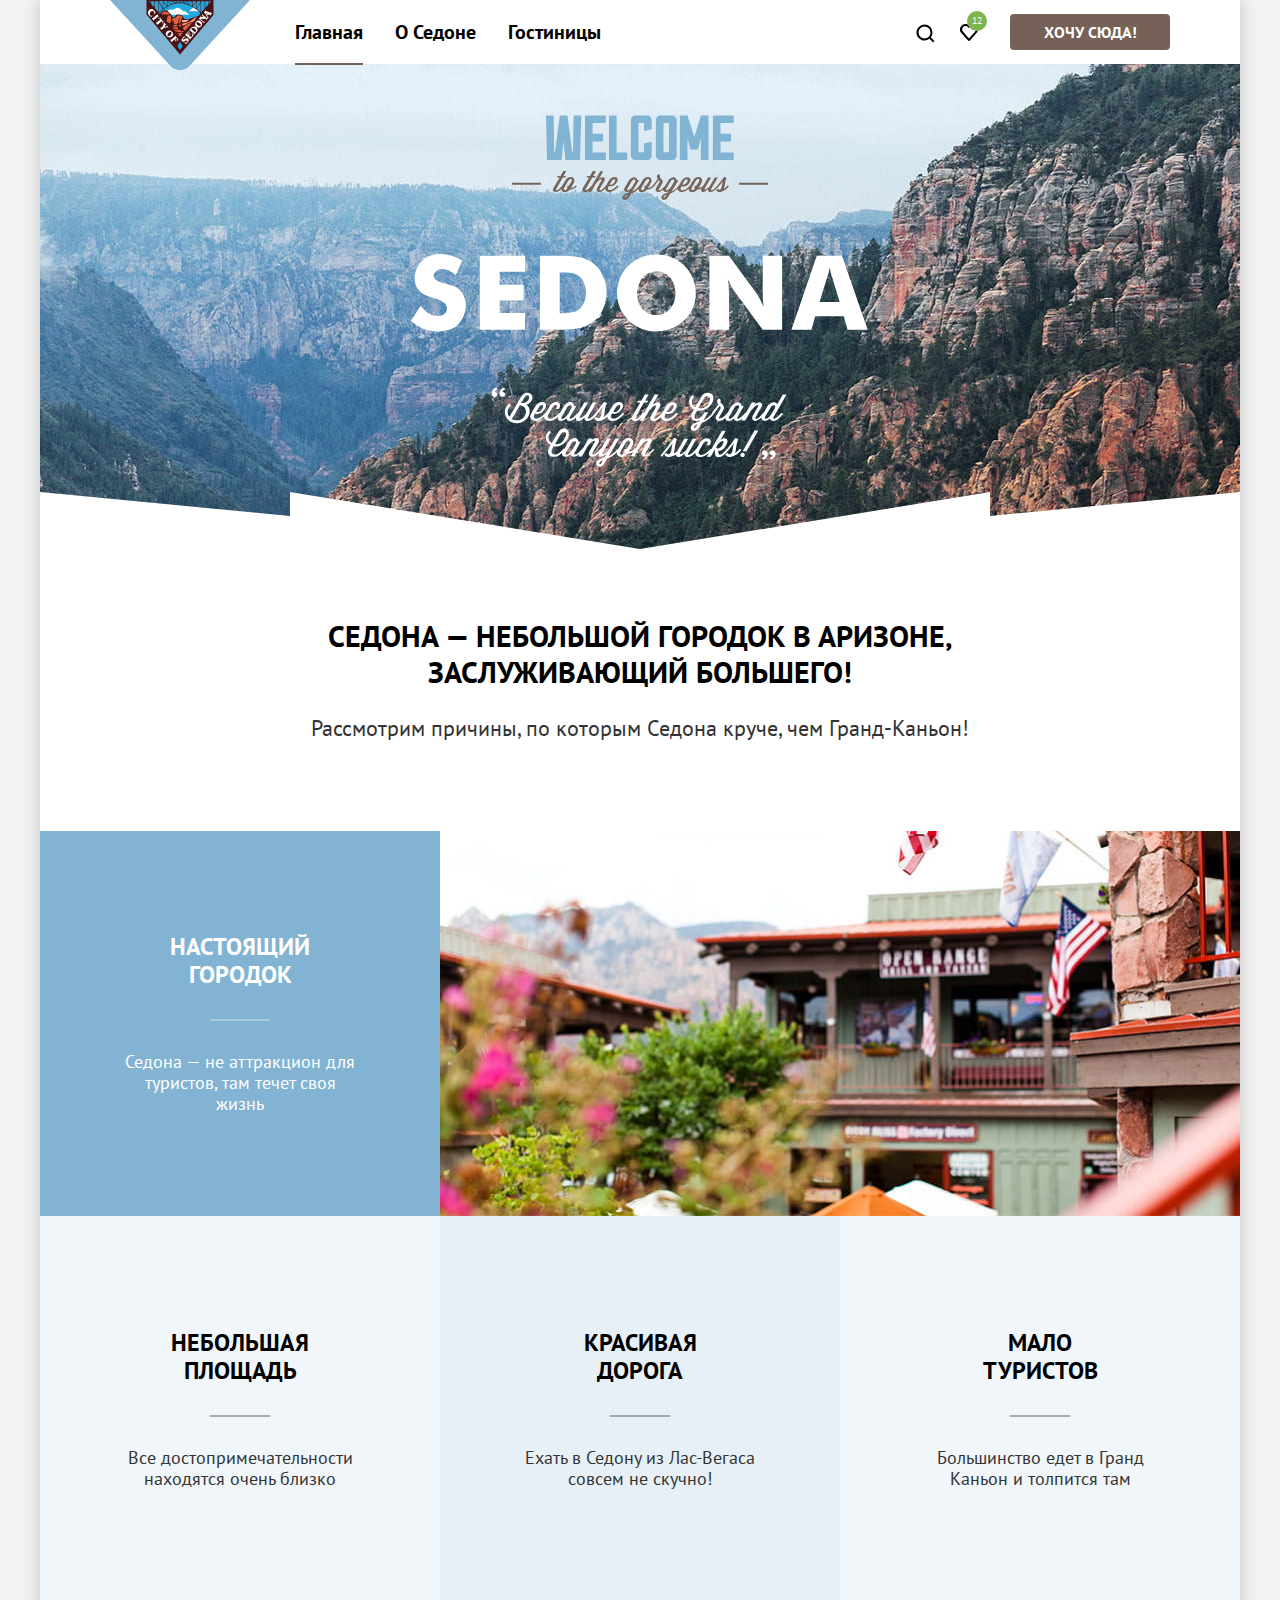
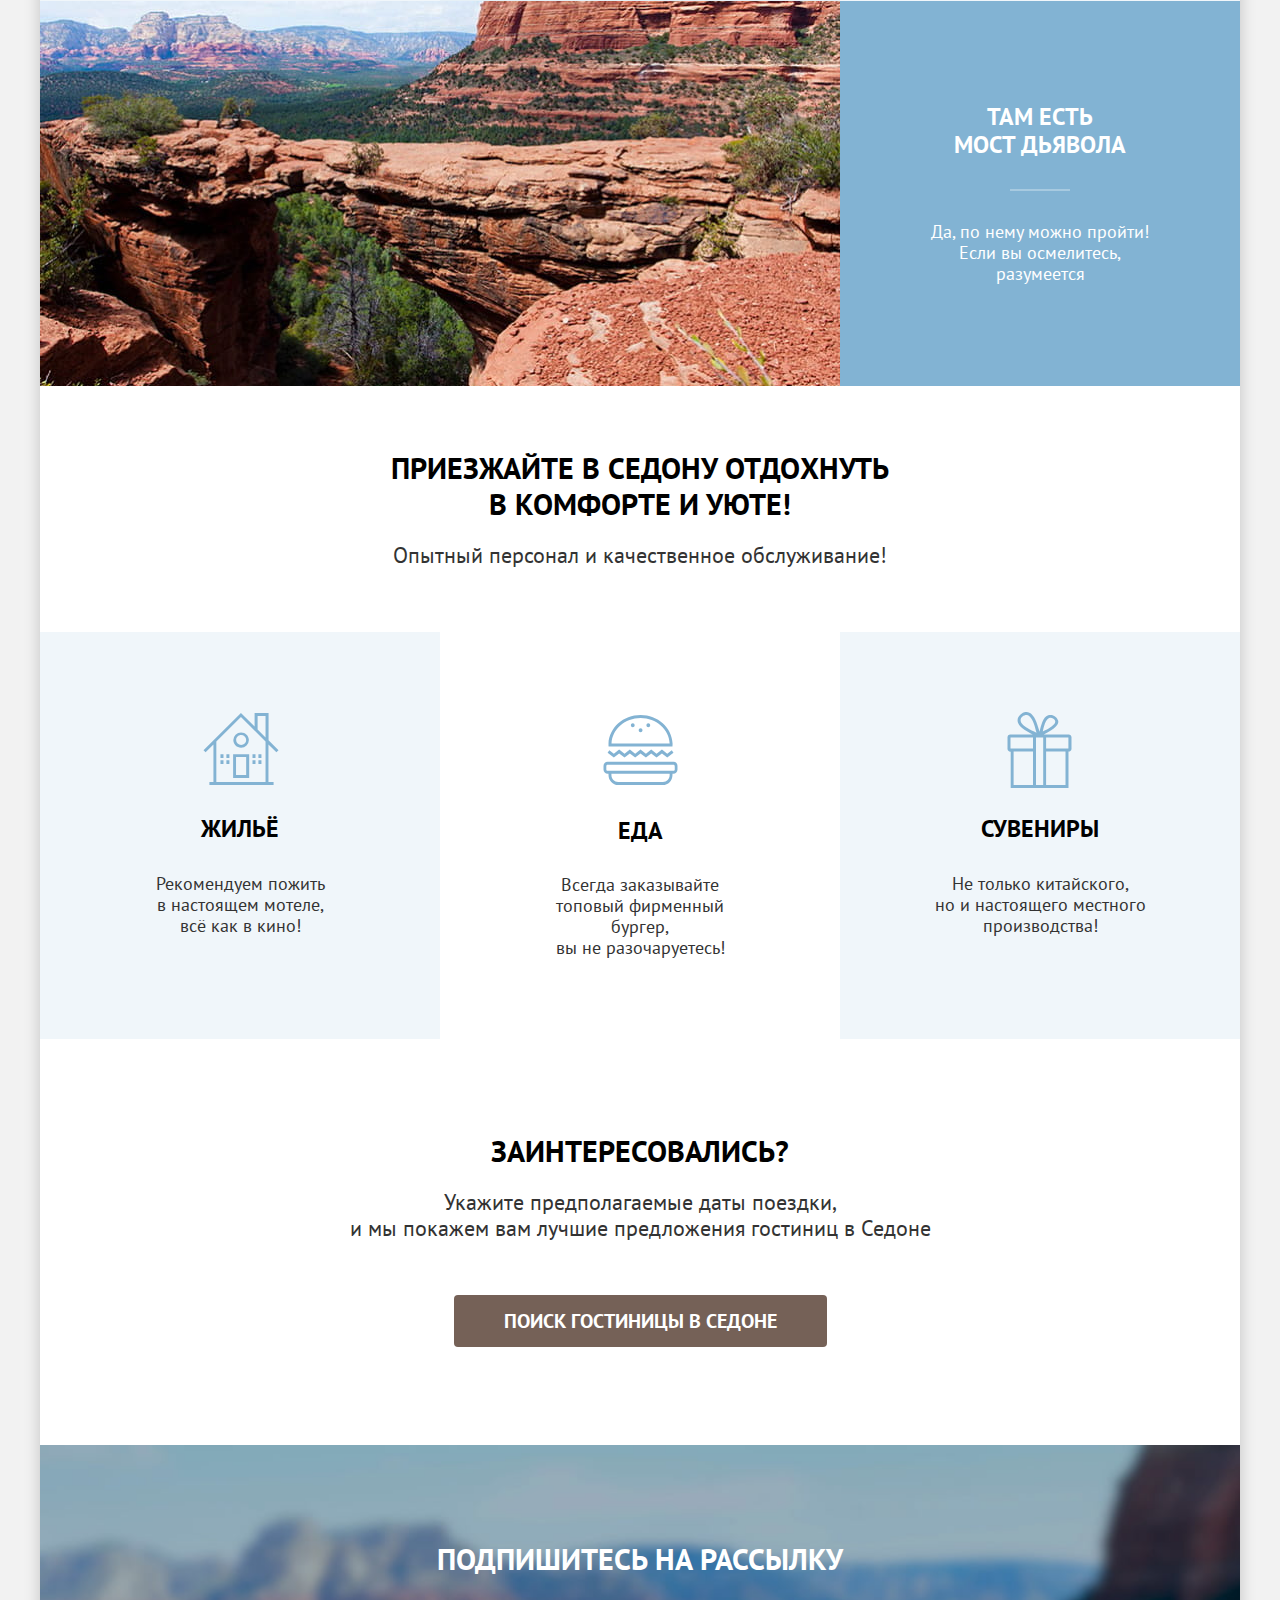
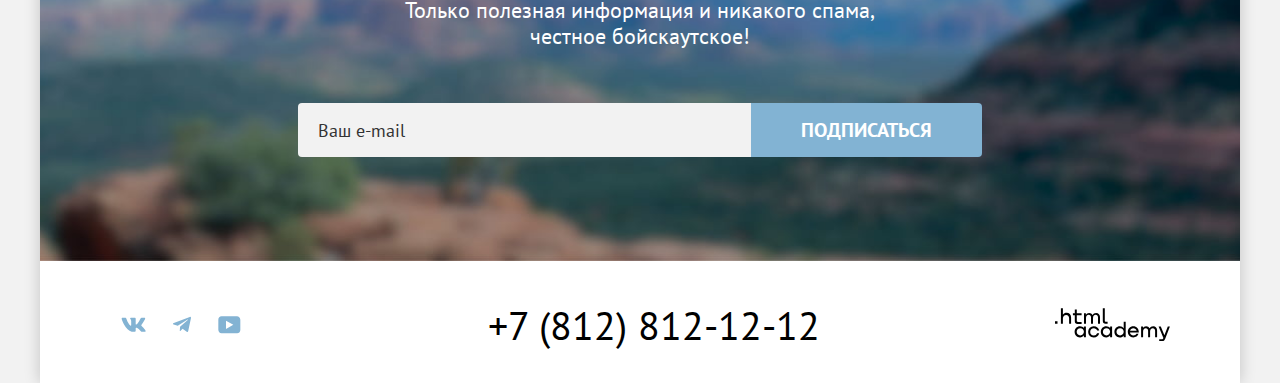
<file: index.html>
<!DOCTYPE html>
<html lang="ru">

<head>
  <meta charset="utf-8">
  <meta name="viewport" content="width=device-width, initial-scale=1" />
  <title>HTML Academy: Седона</title>
  <link rel="icon" type="image/png" sizes="32x32" href="images/favicon-32x32.png">
  <link rel="icon" href="favicon.ico">
  <link rel="stylesheet" href="styles/styles.css">
</head>

<body>
  <div class="page-shadow">
    <header class="page-header">
      <nav class="navigation">
        <a class="navigation-logo" href="#">
          <svg class="page-header-logo" aria-hidden="true" focusable="false" xmlns="http://www.w3.org/2000/svg"
            width="140" height="70" fill="none" viewBox="0 0 140 70">
            <g clip-path="url(#a)">
              <path fill="#81B3D3" d="M140 0H0l60.36 65.7c5.28 5.8 14 5.8 19.28 0L140 0Z" />
              <path fill="#23A9E1" d="M37.23.5 69.8 38.4 102.26.7 37.23.5Z" />
              <path fill="#fff"
                d="M61.99 14.7h17.55c-1.32-.8-4.47-4.6-6.1-3.2-.1.1-4.96-5.7-8.1-2.9-2.75 2.5-4.06-.3-7.1 1.6-3.66 2.4 2.02 3.7 3.75 4.5Zm27.08-3.5-9.94.1c3.96-4.5 5.68-4 9.94-.1Z" />
              <path fill="#491213"
                d="M99.01 3.6V1.2h2.13l-2.13 2.4ZM49.11 13c.1.1 2.43-2.4 6.18-4.9 3.45-2.3 8.72-4.9 14.6-4.9 5.9 0 11.27 2.7 14.72 5 3.75 2.4 6.09 4.8 6.19 4.9l-2.54 3c-4.56.6-7.81 3.9-12.27 3.2-2.24-.4-2.34-1.6-2.95-2.9-.5-1-1.32-.8-2.33-1.2-.91-.4-1.52-1.1-3.45-.7-1.62.4-1.83 2.9-3.96 2.8-1.11-.1-1.21-1.6-2.84-3.6-4.16-4.9-7.95-4.29-10.59.21L49.1 13ZM40.57 1.2v1.9l-1.62-1.9h1.62Zm54.68 0h3.25v3L95.26 8V1.2ZM91.1 12.6V1.2h3.55v7.4l-3.55 4Zm-.5-10.4v9.9a26.33 26.33 0 0 0-3.66-3l3.65-6.9Zm-4.17-.3v6.8c-.5-.3-.9-.7-1.52-1-.7-.4-1.42-.9-2.23-1.3l3.75-4.5Zm-4.46-.2V6c-1.01-.5-2.13-1-3.14-1.5l3.14-2.8Zm.61-.5h3.75l-3.75 4.6V1.2Zm4.36 0h3.65l-3.65 7.1V1.2Zm-8.93 0h3.96l-3.55 3.1c-.1 0-.2-.1-.3-.1l-.1-3Zm-.5.4V4c-1.02-.4-2.03-.7-3.15-.9l3.15-1.5Zm-4.26 0v1.3L71 2.6l2.24-1Zm-6.9 0 2.23 1c-.81 0-1.52.1-2.23.3V1.6Zm-4.16 0 3.14 1.5c-1.11.2-2.13.5-3.14.9V1.6Zm3.65 1.2L62.5 1.2h3.35v1.6Zm3.55-.4-2.84-1.3h2.84v1.3Zm.71-1.2h2.94L70.1 2.5V1.2Zm3.76 0h3.24l-3.24 1.6V1.2ZM61.28 4.3l-3.56-3.1h3.96v3l-.4.1Zm-3.66-2.6 3.15 2.7c-1.12.4-2.13.9-3.15 1.5V1.7Zm-4.36.2 3.65 4.5a22.9 22.9 0 0 0-3.65 2.4V1.9ZM49 2.2l3.65 7c-1.32 1-2.53 2-3.65 3.2V2.2Zm3.75 6L49.1 1.1h3.65v7.1Zm4.37-2.5-3.76-4.6h3.76v4.6ZM44.33 7.5 41.1 3.7V1.2h3.24v6.3Zm.61-6.3h3.55v11.2l-3.55-4.2v-7ZM36.52 0v14.6L70 54.5 103.48 15V0H36.52Z" />
              <path fill="#23A9E1" d="M67.36 46 70 41.8l2.64 4.2L70 50.2 67.36 46Z" />
              <path fill="#DC6243"
                d="M75.28 30.6c-3.45-2-2.64-3.5.2-4.9 1.52-.7 4.87-3.4 6.19-2.5l-6.4 7.4Zm-2.34 2.5c-2.03-.1-4.36-.4-6.39.1 1.22.3 4.26 1.2 1.42 1.9 1.02 1.4 2.64 1.3 3.65.1-.4-.2-.7-.5-1.01-.7 1.11-.3 2.13-.9 2.33-1.4Zm1.22-1.6c-.91-.8-1.93-.8-2.74 0-1.22-2.1-5.48-1.4-7.5-1.7 1.1 2.6 9.73 3.1 10.24 1.7Zm-6.9-2.2c-1.62-.5-6.9-.4-3.45-1.8 1.12-.4 6.8.1 3.45 1.8Zm2.03-3c-.5-1.1.4-2.4 1.72-1.4 1.22.8-.6 2-1.72 1.4Zm-2.94.1c-2.34.7-5.38-.8-1.63-1.5 2.34-.5 4.77.5 1.63 1.5.1 0-.1 0 0 0Zm-2.64-6.2c-.5 1.6-1.52 1.9-1.42 0 .1-2.3 1.62-1.7 3.25-2.6 1.31-.7 2.03-3.4 4.36-1.8 1.01.7 2.23.1 2.53 1.2 0-.1-2.94 6.7-1.31 6.7-3.25 0-1.83-3.8-.61-6.4-1.22.6-3.15 4.3-1.52 5-.82 1.1-3.45 2.6-4.77 1.5-1.12-1-.51-2.3-.51-3.6ZM59.65 23c-5.68 0-1.82-8.6.1-8.1 2.24.7 1.93 8.2-.1 8.1Zm-6.29-8.2c-2.64-.1-1.52-2.6.3-3.1 1.73-.5 5.28 1.1 6.5 2.2-1.83.6-4.16.5-6.19.6-.2-2-.7-1.3-.6.3Z" />
              <path fill="#F49774"
                d="M72.84 25.8c-2.94-3 4.36-2.7 5.58-3.8.81.3 7.1-5.4 8.62-5-1.11 1.3-3.45 5.3-5.07 5.3-1.32 0-2.64-.2-3.65.7-1.52 1.4-3.96 2.1-5.48 2.8Z" />
              <path fill="#F4B1A4"
                d="M73.75 22.2c-1.62.9-3.14-2.5-.3-2.2 1.83.2 3.75-.2 5.48.1a5.99 5.99 0 0 1-5.18 2.1Z" />
              <path fill="#fff"
                d="M51.84 20.9c.3.4.6.8.5 1.4 0 .4-.6 1-.2 1.2l1.53-1.8c-.4-.1-3.55-3.8-3.55-4.2l-2.13 1.1c.1.4.8 0 1.21 0 .51 0 .92.4 1.32.7-1.11.9-3.85 3.3-4.16 3.3-.1 0-.7-.4-.7 0 0 .2.6.7.7.8l1.42 1.7c.4-.2-.1-.5.1-.8.1-.2 3.25-2.7 3.96-3.4Zm-3.45-4.5c.3-.1.4.3.61 0l-1.62-1.9c-.2-.3-.51-.6-.51 0 .1.4-4.06 3.7-4.26 3.8-.3.1-.5-.3-.71.1l1.42 1.7c.2.2.3.4.5.6.2.2.1-.4.1-.4-.1-.3.31-.6.62-.8 1.01-1 3.55-3.1 3.85-3.1Zm-5.78-.6c-1.12.3-2.44-.1-2.74-1.3-.4-1.2.4-2.4 1.32-3.1.91-.7 2.33-.6 2.84.5.2.5.1 1.1-.1 1.6-.1.3-.4.6 0 .8.6-.7 1.11-1.4 1.72-2.1-.7-.4-1.01-1.1-1.52-1.7-.6-.7-1.32-1.4-2.33-1.5-1.93-.3-3.65 1.7-3.86 3.4-.1.9.2 1.8.81 2.6.51.6 1.22 1.1 1.63 1.8.2.1 1.82-.7 2.13-.8.2 0 .1-.1.1-.2 0 0-.5.2 0 0Zm25.87 23.6c-.71-.5-2.64-3-3.05-3.5l-.2-.3-.2.1c-.1.1.1.4 0 .6-.5.8-3.75 3.2-3.96 3.4-.4.2-.8-.1-1.01.2.5.6 1.82 2.3 2.03 2.3.3 0 .1-.5.1-.6.1-.2 1.72-1.6 2.33-2.1.2-.2.4.3.61.5.2.3.3.7.2 1-.1.2-.5.6-.2.8.4-.5 1.52-1.8 1.73-2 .2-.2-.41 0-.3-.1-.21.1-.52.2-.72 0-.1 0-.71-.7-.6-.8.3-.2.6-.6 1-.7.62-.1 1.02 1 1.12 1.4.1.4.1.8-.1 1.1-.1.3-.3.5 0 .6l1.42-1.9c0 .1-.1.1-.2 0 .1.1-.1 0 0 0Zm-9.34-8.9c-.7 0-1.42.3-2.02.8a3.52 3.52 0 0 0-.51 4.8c1.32 1.7 3.45 1.9 5.17.7a3.52 3.52 0 0 0 .51-4.8 4.1 4.1 0 0 0-3.14-1.5Zm1.22 1.4c.92-.1 1.52.8 1.12 1.8-.4 1-1.42 2-2.44 2.4-1.21.5-2.03-.5-1.52-1.7.4-1 1.42-2 2.44-2.4.1 0 .2-.1.4-.1Zm-2.84-4.6c.3 0 .61.4.81 0l-1.42-1.7c-.4.2 0 .4-.1.6-.2.3-1.72.5-2.13.6.1-.4.61-1.7.81-1.8.4-.3.61.3.81-.1l-1.82-2.1c-.2-.2-.4-.7-.61-.4 0 0 0 1-.1 1.1-.1.2-.61 2.4-1.22 2.9-.3.3-1.52 1.3-1.83 1.4-.3.1-.5-.4-.8 0l1.62 1.9c.1.1.4.6.5.6.3.1 0-.6.1-.7.1-.3 1.63-1.8 2.34-1.9.91-.2 2.03-.5 3.04-.4.2 0-.2 0 0 0ZM82.07 34c.1.4.2.9.1 1.3-.1.6-.6 1.9-1.42 1.5-.8-.4-1.42-1.1-2.13-1.7.51-.6 1.02-1.1 1.93-.8.2.1.4 0 .2-.2-.3-.2-2.03-1.3-2.13-1.2-.2.2.3.6.1 1-.1.3-.4.5-.6.8-.51-.4-1.22-.8-.71-1.5.4-.4.8-.8 1.42-.9.4-.1 1.21.3 1.31-.1-.7-.3-1.42-.7-2.13-1 .1.5-2.23 2.9-2.73 3.5-.1.1-.41.4-.41.5 0 .3.4.1.4.1.31-.1 4.47 3.3 4.57 3.6.1.2-.1.4 0 .5 0 0 .1.1.2.1.3-.3 2.95-3.9 3.55-4l-1.52-2.4c-.4.2-.1.7 0 .9Zm-4.06 4.4c-1.31-.9-3.65.8-4.05 1-.71.3-1.22-.4-.81-1 .3-.5.9-.8 1.52-.8.2 0 .91.1.91 0 .1-.1.1-.1 0-.2-.6-.4-1.12-.8-1.72-1.1-.1.7-.92 1.1-1.32 1.6-.51.6-1.02 1.3-1.02 2s.4 1.4 1.12 1.7c.7.4 1.52.1 2.23-.3.4-.3.81-.6 1.22-.8.6-.3 1.52 0 1.32.8-.2.7-.92 1.3-1.63 1.5-.4.1-.8.1-1.21-.1-.3-.1-.61-.5-.82-.1l2.34 1.6c.1-.5.3-.7.7-1 .51-.4.92-.9 1.33-1.4.8-.9 1.11-2.5-.1-3.4Zm17.86-28.1c0 .1 0 .1 0 0l-.91 1-.81 1c-.2.2-.3.3 0 .5.5-.3 3.55 4.8 3.34 5.5-.5.2-4.56-3.3-4.66-3.5 0-.1.2-.7-.1-.6-.1 0-.51.6-.61.7l-.61.7c.2.3.3 0 .6 0 .2.1 1.22.9 1.53 1.1-.51 0-1.73.1-1.93.1-.6.1-.3-.4-.71-.6L89.48 18l-.91 1v.1c.2.2.1.1.4 0 .3-.1 4.36 3.2 4.46 3.4.2.3-.1.6.3.8l1.23-1.4c.1-.1.1-.1 0-.1-.3-.2-.3.1-.71.1-.3-.1-2.95-2.2-3.86-3l5.38-.2c.2 0 .7.6.7.8-.1.2-.3.4 0 .5.31-.4.62-.7.92-1.1l.1-.2c.1 0 .1-.1.1-.2l.1-.1c.31-.3 1.22-1.3 1.12-1.4-.3-.3-.4.3-.81 0-.2-.2-.81-1.2-.91-1.4-.2-.3.4-.6.6-.7.51-.3 2.14-.8 2.34.2 0 .2-.2.4-.1.5 0 0 .1.2.2.1l2.13-2.6-.2-.2c-.5.5-5.58-1.5-5.89-1.8-.1-.2-.1-.8-.3-.8Zm-.2 2.6c.8.3 1.52.6 2.33 1l-.6.3c-.21.1-.41.3-.62.5l-1.11-1.8Zm-6.7 7.7a3.7 3.7 0 0 0-3.04 1.3c-1.22 1.5-1.12 3.7.4 4.9 1.53 1.2 3.76.9 4.97-.5 1.22-1.5 1.12-3.7-.4-4.9-.5-.4-1.22-.7-1.93-.8Zm-1.42 1.6c.6 0 1.32.4 1.73.7.8.5 2.23 1.7 1.52 2.7 0-.1.1-.1-.1.1-.82.8-2.24.1-2.95-.5-.7-.5-2.03-1.7-1.21-2.7.3-.2.6-.3 1.01-.3Zm-3.14 4.3a4 4 0 0 0-3.35 1.6c-.61.8-1.32 1.5-1.93 2.3.2.3.5-.1.81.1.3.2 4.16 3.3 4.16 3.5.1.3-.2.4.1.6.1.1 2.94-3.4 3.25-4 .4-1.1.1-2.4-.81-3.2.1.1.2.1 0 0-.81-.6-1.52-.9-2.23-.9Zm-1.12 1.6h.3c1.42.4 3.45 2.1 2.13 3.6l-.4.4c-.2.2-4.26-3-4.06-3.2.4-.5 1.32-.9 2.03-.8Z" />
            </g>
            <defs>
              <clipPath id="a">
                <path fill="#fff" d="M0 0h140v70H0z" />
              </clipPath>
            </defs>
          </svg>
        </a>
        <ul class="navigation-list">
          <li class="navigation-item">
            <a class="navigation-link current" href="index.html">Главная</a>
          </li>
          <li class="navigation-item">
            <a class="navigation-link" href="#">О Седоне</a>
          </li>
          <li class="navigation-item">
            <a class="navigation-link" href="catalog.html">Гостиницы</a>
          </li>
        </ul>
        <ul class="navigation-list navigation-user">
          <li class="navigation-item">
            <a class="navigation-link-search" href="#">
              <span class="visually-hidden">Поиск</span>
            </a>
          </li>
          <li class="navigation-item">
            <a class="navigation-link-favourites" href="favourites.html">
              <span class="favourites-twelve">12</span>
              <span class="visually-hidden">Избранное</span>
            </a>
          </li>
          <li class="navigation-item">
            <a class="navigation-link-button button" href="#">Хочу сюда!</a>
          </li>
        </ul>
      </nav>
    </header>
    <main class="main-container main-index">
      <div class="page-container">
        <section class="hero">
          <h1 class="visually-hidden">Седона</h1>
          <img class="hero-image" src="images/welcome.svg" width="458" height="352"
            alt="Welcome to the gorgeous Sedona, because the Grand Canyon sucks!">
        </section>
        <section class="advantages">
          <div class="advantages-container-title">
            <h2 class="visually-hidden">Преимущества</h2>
            <h2 class="advantages-title">Седона — небольшой городок в Аризоне,<br>заслуживающий большего!</h2>
            <p class="title-description">Рассмотрим причины, по которым Седона круче, чем Гранд-Каньон!</p>
          </div>
          <ul class="advantages-list">
            <li class="advantages-item-container">
              <div class="advantages-image">
                <h3 class="advantages-lead rectangle-light">Настоящий <br>городок</h3>
                <p class="advantages-description">Седона — не аттракцион для <br>туристов, там течет своя <br>жизнь</p>
              </div>
              <img class="advantages-picture" src="images/view-sedona.jpg" width="800" height="385" alt="Вид на Седону">
            </li>
            <li class="advantages-item">
              <h3 class="advantages-lead rectangle-dark">Небольшая <br>площадь</h3>
              <p class="advantages-description description-item">Все достопримечательности <br>находятся очень близко
              </p>
            </li>
            <li class="advantages-item item-road">
              <h3 class="advantages-lead rectangle-dark">Красивая <br>дорога</h3>
              <p class="advantages-description description-item">Ехать в Седону из Лас-Вегаса <br>совсем не скучно!</p>
            </li>
            <li class="advantages-item">
              <h3 class="advantages-lead rectangle-dark">Мало <br>туристов</h3>
              <p class="advantages-description description-item">Большинство едет в Гранд <br>Каньон и толпится там</p>
            </li>
            <li class="advantages-item-container">
              <img class="advantages-picture picture-bridge" src="images/bridge.jpg" width="800" height="385"
                alt="Вид на мост дьявола">
              <div class="advantages-image">
                <h3 class="advantages-lead rectangle-light">Там есть <br>мост дьявола</h3>
                <p class="advantages-description">Да, по нему можно пройти! <br>Если вы осмелитесь, <br>разумеется</p>
              </div>
            </li>
          </ul>
        </section>
        <section class="services">
          <div class="services-container">
            <h2 class="title">Приезжайте в Седону отдохнуть <br>в комфорте и уюте!</h2>
            <p class="title-description">Опытный персонал и качественное обслуживание!</p>
          </div>
          <ul class="services-list">
            <li class="services-item item-house">
              <h3 class="services-lead">Жильё</h3>
              <p class="services-description">Рекомендуем пожить <br>в настоящем мотеле, <br>всё как в кино!</p>
            </li>
            <li class="services-item item-food">
              <h3 class="services-lead lead-food">Еда</h3>
              <p class="services-description">Всегда заказывайте <br>топовый фирменный бургер, <br>вы не разочаруетесь!
              </p>
            </li>
            <li class="services-item item-gift">
              <h3 class="services-lead">Сувениры</h3>
              <p class="services-description">Не только китайского, <br>но и настоящего местного <br>производства!</p>
            </li>
          </ul>
        </section>
        <section class="search">
          <h2 class="title">Заинтересовались?</h2>
          <p class="title-description search-description">Укажите предполагаемые даты поездки, <br>и мы покажем вам
            лучшие предложения гостиниц в Седоне</p>
          <button class="search-link-button button" type="button">Поиск гостиницы в Седоне</button>
        </section>
        <section class="page-newsletter">
          <h2 class="title">Подпишитесь на рассылку</h2>
          <p class="title-description newsletter-description">Только полезная информация и никакого спама, <br>честное
            бойскаутское!</p>
          <form class="page-form" action="https://echo.htmlacademy.ru/" method="post">
            <label for="appointment-e-mail" class="visually-hidden">E-mail</label>
            <input class="field" type="email" placeholder="Ваш e-mail" name="appointment-e-mail" id="appointment-e-mail"
              required>
            <button class="button-page button-light" type="submit">Подписаться</button>
          </form>
        </section>
      </div>
    </main>
    <footer class="page-footer">
      <div class="page-footer-container">
        <section class="footer-social">
          <h2 class="visually-hidden">Социальные сети</h2>
          <ul class="footer-social-list">
            <li class="footer-social-item">
              <a class="footer-social-link link-vk" href="http://vk.com/htmlacademy">
                <svg class="social-icon" aria-hidden="true" focusable="false" xmlns="http://www.w3.org/2000/svg"
                  width="25" height="15" fill="none" viewBox="0 0 25 15">
                  <path class="social-icon" fill="#83B3D3" fill-rule="evenodd"
                    d="M24.12 1.8c.16-.54 0-.94-.8-.94H20.7c-.67 0-.98.34-1.15.73 0 0-1.33 3.2-3.22 5.27-.61.6-.9.8-1.23.8-.16 0-.41-.2-.41-.75v-5.1c0-.66-.19-.95-.74-.95H9.82c-.42 0-.67.3-.67.59 0 .62.95.76 1.04 2.51v3.8c0 .83-.15.98-.48.98-.9 0-3.06-3.2-4.34-6.88-.25-.72-.5-1-1.18-1H1.57c-.75 0-.9.34-.9.73 0 .68.89 4.07 4.14 8.55 2.17 3.06 5.23 4.72 8 4.72 1.68 0 1.88-.37 1.88-1v-2.32c0-.74.16-.88.7-.88.38 0 1.05.19 2.6 1.66 1.79 1.75 2.08 2.54 3.08 2.54h2.63c.75 0 1.12-.37.9-1.1-.23-.72-1.08-1.77-2.2-3.02-.62-.71-1.54-1.48-1.82-1.86-.39-.5-.28-.71 0-1.15 0 0 3.2-4.42 3.54-5.93Z"
                    clip-rule="evenodd" />
                </svg>
                <span class="visually-hidden">ВКонтакте</span>
              </a>
            </li>
            <li class="footer-social-item">
              <a class="footer-social-link link-telegram" href="http://t.me/htmlacademy">
                <svg class="social-icon" aria-hidden="true" focusable="false" xmlns="http://www.w3.org/2000/svg"
                  width="18" height="17" fill="none" viewBox="0 0 18 17">
                  <path class="social-icon" fill="#83B3D3"
                    d="M16.79.96.84 7.1c-1.09.44-1.08 1.05-.2 1.32l4.1 1.28 9.47-5.98c.44-.27.85-.13.52.17l-7.68 6.93-.28 4.22c.41 0 .6-.2.83-.41l1.99-1.94 4.13 3.06c.77.42 1.31.2 1.5-.71l2.72-12.8c.28-1.1-.43-1.61-1.16-1.28Z" />
                </svg>
                <span class="visually-hidden">Телеграм</span>
              </a>
            </li>
            <li class="footer-social-item">
              <a class="footer-social-link link-youtube" href="http://www.youtube.com/user/htmlacademyru">
                <svg class="social-icon" aria-hidden="true" focusable="false" xmlns="http://www.w3.org/2000/svg"
                  width="23" height="18" fill="none" viewBox="0 0 23 18">
                  <path class="social-icon" fill="#83B3D3"
                    d="M18.94.36H3.51C1.65.36.33 1.95.33 3.76v10.09c0 1.91 1.32 3.5 3.18 3.5h15.65c1.64 0 3.17-1.59 3.17-3.4V3.76c-.22-1.8-1.53-3.4-3.39-3.4ZM7.99 12.89V4.82l7.34 4.04-7.34 4.03Z" />
                </svg>
                <span class="visually-hidden">Ютуб</span>
              </a>
            </li>
          </ul>
        </section>
        <section class="footer-contact">
          <h2 class="visually-hidden">Контактный телефон</h2>
          <a class="contact-phone" href="tel:+78128121212">+7 (812) 812-12-12</a>
        </section>
        <section class="footer-link">
          <h2 class="visually-hidden">Сайт</h2>
          <a class="logo-link" href="https://htmlacademy.ru/">
            <svg class="footer-contact-logo" aria-hidden="true" focusable="false" xmlns="http://www.w3.org/2000/svg"
              width="115" height="33" fill="none" viewBox="0 0 115 33">
              <path class="footer-contact-logo" fill="#000"
                d="M0 13.26v2.6h2.5v-2.6H0ZM11.6 4.86c-1.6 0-2.8.7-3.6 1.7h-.1V.36h-2v15.5h2v-5.3c0-2.1 1.3-3.6 3.3-3.6 1.8 0 2.9 1.4 2.9 3.2v5.7h2v-6.1c.1-3-1.8-4.9-4.5-4.9ZM26.6 5.16h-4.8v-3.7h-2v3.8h-1.9v2h1.9v6c0 1.7 1 2.7 2.7 2.7h4.1v-2h-3.7c-.7 0-1.1-.4-1.1-1.1v-5.7h4.8v-2ZM41.1 4.96c-1.6 0-2.9.8-3.5 2.1h-.1c-.6-1.2-1.8-2.1-3.4-2.1-1.4 0-2.5.8-3.1 1.8h-.1v-1.6H29v10.6h2v-5.4c0-2 1-3.5 2.6-3.5 1.5 0 2.4 1 2.4 2.6v6.3h2v-5.6c0-2.4 1.4-3.3 2.6-3.3 1.5 0 2.4 1 2.4 2.6v6.3h2v-6.5c.1-2.5-1.4-4.3-3.9-4.3ZM47.8 13.06c0 1.7 1 2.7 2.8 2.7h2v-2h-1.7c-.7 0-1.1-.4-1.1-1.1V.36h-2v12.7ZM28.9 20.06c-.9-1.1-2.2-1.8-3.9-1.8-3.1 0-5.4 2.3-5.4 5.6s2.3 5.6 5.4 5.6c1.8 0 3-.8 3.8-1.9h.1v1.6h2v-10.6h-2v1.5Zm-3.6 7.4c-2.2 0-3.6-1.6-3.6-3.6s1.4-3.6 3.6-3.6 3.6 1.6 3.6 3.6c0 1.9-1.4 3.6-3.6 3.6ZM44.2 22.36c-.5-2.4-2.6-4.1-5.4-4.1a5.4 5.4 0 0 0-5.6 5.6c0 3.1 2.2 5.6 5.6 5.6 2.8 0 4.9-1.8 5.4-4.2h-2.1a3.4 3.4 0 0 1-3.3 2.3c-2.2 0-3.6-1.6-3.6-3.6s1.4-3.6 3.6-3.6c1.6 0 2.8 1 3.3 2.2h2.1v-.2ZM55.1 20.06c-.9-1.1-2.2-1.8-3.9-1.8-3.1 0-5.4 2.3-5.4 5.6s2.3 5.6 5.4 5.6c1.8 0 3-.8 3.8-1.9h.1v1.6h2v-10.6h-2v1.5Zm-3.6 7.4c-2.2 0-3.6-1.6-3.6-3.6s1.4-3.6 3.6-3.6 3.6 1.6 3.6 3.6c0 1.9-1.5 3.6-3.6 3.6ZM68.7 20.16c-.9-1.1-2.2-1.9-3.9-1.9-3.1 0-5.4 2.3-5.4 5.6s2.2 5.6 5.4 5.6c1.7 0 3-.8 3.8-1.8h.1v1.5h2v-15.4h-2v6.4Zm-3.6 7.3c-2.2 0-3.6-1.6-3.6-3.6s1.4-3.6 3.6-3.6 3.6 1.6 3.6 3.6c-.1 2-1.5 3.6-3.6 3.6ZM78.3 18.26c-3.3 0-5.5 2.5-5.5 5.6 0 3 2.1 5.6 5.5 5.6 2.5 0 4.5-1.3 5.2-3.6h-2.1c-.5 1-1.6 1.6-3 1.6-1.9 0-3.3-1.3-3.4-2.9h8.8c.2-3.6-2-6.3-5.5-6.3Zm0 1.9c1.7 0 3 1 3.3 2.6h-6.5c.3-1.5 1.5-2.6 3.2-2.6ZM98.2 18.26c-1.6 0-2.9.8-3.6 2h-.1c-.6-1.2-1.8-2-3.4-2-1.4 0-2.5.7-3.1 1.8v-1.5h-1.9v10.6h2v-5.4c0-2 1-3.4 2.6-3.5 1.5 0 2.4 1 2.4 2.6v6.3h2v-5.6c0-2.4 1.4-3.3 2.6-3.3 1.5 0 2.4 1 2.4 2.6v6.3h2v-6.5c.1-2.6-1.4-4.4-3.9-4.4ZM109.4 27.36l-3.6-8.9h-2.2l4.8 11.6c-.3.9-.7 1.2-1.7 1.2h-2.5v2h2.5c1.8 0 2.8-.8 3.5-2.6l4.7-12.2h-2.1l-3.4 8.9Z" />
            </svg>
          </a>
        </section>
      </div>
    </footer>
  </div>
  <div class="modal-container visually-hidden">
    <div class="modal modal-auth">
      <button class="modal-close-button" type="button">
        <svg class="close-button" aria-hidden="true" focusable="false" xmlns="http://www.w3.org/2000/svg" width="52"
          height="52" fill="none" viewBox="0 0 52 52">
          <circle class="close-button" cx="26" cy="26" r="26" fill="#F2F2F2" />
          <path class="close-button-close" fill="#000"
            d="m33.49 20.78-1.3-1.29-5.7 5.7-5.7-5.7-1.3 1.3 5.7 5.7-5.7 5.7 1.3 1.3 5.7-5.7 5.7 5.7 1.3-1.3-5.7-5.7 5.7-5.7Z" />
        </svg>
        <span class="visually-hidden">Закрыть</span>
      </button>
      <section class="modal-content">
        <h2 class="modal-title">Поиск гостиницы в Седоне</h2>
        <form class="auth-form" action="https://echo.htmlacademy.ru/" method="post">
          <p class="field-group field-check-in-date">
            <label class="title-field title-field-check" for="check-in-date">Дата Заезда:</label>
            <input class="auth-form-field field" type="text" id="check-in-date" name="auth-check-in-date"
              placeholder="27 апреля 2020" required>
            <span class="text text-color">Мы не можем отправить вас в прошлое.</span>
          </p>
          <p class="field-group field-departure-date">
            <label class="title-field title-field-departure" for="departure-date">Дата Выезда:</label>
            <input class="auth-form-field field" type="text" id="departure-date" name="auth-departure-date"
              placeholder="1 сентября 2023" required>
            <span class="text">На эти даты есть свободные номера. Пока есть.</span>
          </p>
          <p class="field-aduils">
            <label class="title-field title-field-adults" for="adults">Взрослые:</label>
            <input class="auth-form-field-adults field" type="text" id="adults" name="auth-adults" placeholder="2"
              required>
            <button class="button-adults-minus" type="button">
              <svg class="button-minus-adults" aria-hidden="true" focusable="false" xmlns="http://www.w3.org/2000/svg"
                width="14" height="2" fill="none" viewBox="0 0 14 2">
                <path class="adults-minus" fill="#756157" fill-opacity=".3" d="M0 0v2h14V0H0Z" />
              </svg>
              <span class="visually-hidden">Уменьшить количество</span>
            </button>
            <button class="button-adults-plus" type="button">
              <svg class="button-plus-adults" aria-hidden="true" focusable="false" xmlns="http://www.w3.org/2000/svg"
                width="14" height="14" fill="none" viewBox="0 0 14 14">
                <path class="adults-plus" fill="#756157" fill-opacity=".3" d="M14 6H8V0H6v6H0v2h6v6h2V8h6V6Z" />
              </svg>
              <span class="visually-hidden">Увеличить количество</span>
            </button>
          </p>
          <p class="field-children button-children">
            <span class="title-field-children form-label-icon">
              <label class="title-field title-field-children" for="children">Дети:</label>
              <span class="tooltip">
                <button class="tooltip-toggle" type="button" aria-labelledby="tooltip-label-date">
                  <svg class="tooltip-icon" xmlns="http://www.w3.org/2000/svg" width="26" height="26" fill="none"
                    viewBox="0 0 26 26">
                    <circle cx="13" cy="13" r="13" fill="#83B3D3" />
                    <path fill="#fff" fill-rule="evenodd" d="M12 7h2v2h-2V7Zm2 12h-2v-9h2v9Z" clip-rule="evenodd" />
                  </svg>
                </button>
                <span class="tooltip-text" role="tooltip" id="tooltip-label-date">Укажите количество детей, которые
                  будут с вами, возраст которых от 6 до 18
                  лет. Дети до 6 лет размещаются бесплатно.</span>
              </span>
            </span>
            <input class="auth-form-field-children field" type="text" id="children" name="auth-children" placeholder="2"
              required>
            <button class="button-children-minus" type="button">
              <svg class="button-minus-children" aria-hidden="true" focusable="false" xmlns="http://www.w3.org/2000/svg"
                width="14" height="2" fill="none" viewBox="0 0 14 2">
                <path class="children-minus" fill="#756157" fill-opacity=".3" d="M0 0v2h14V0H0Z" />
              </svg>
              <span class="visually-hidden">Уменьшить количество</span>
            </button>
            <button class="button-children-plus" type="button">
              <svg class="button-plus-children" aria-hidden="true" focusable="false" xmlns="http://www.w3.org/2000/svg"
                width="14" height="14" fill="none" viewBox="0 0 14 14">
                <path class="children-plus" fill="#756157" fill-opacity=".3" d="M14 6H8V0H6v6H0v2h6v6h2V8h6V6Z" />
              </svg>
              <span class="visually-hidden">Увеличить количество</span>
            </button>
          </p>
          <button class="button-light auth-form-search" type="submit">Найти</button>
        </form>
      </section>
    </div>
  </div>
</body>

</html>
</file>
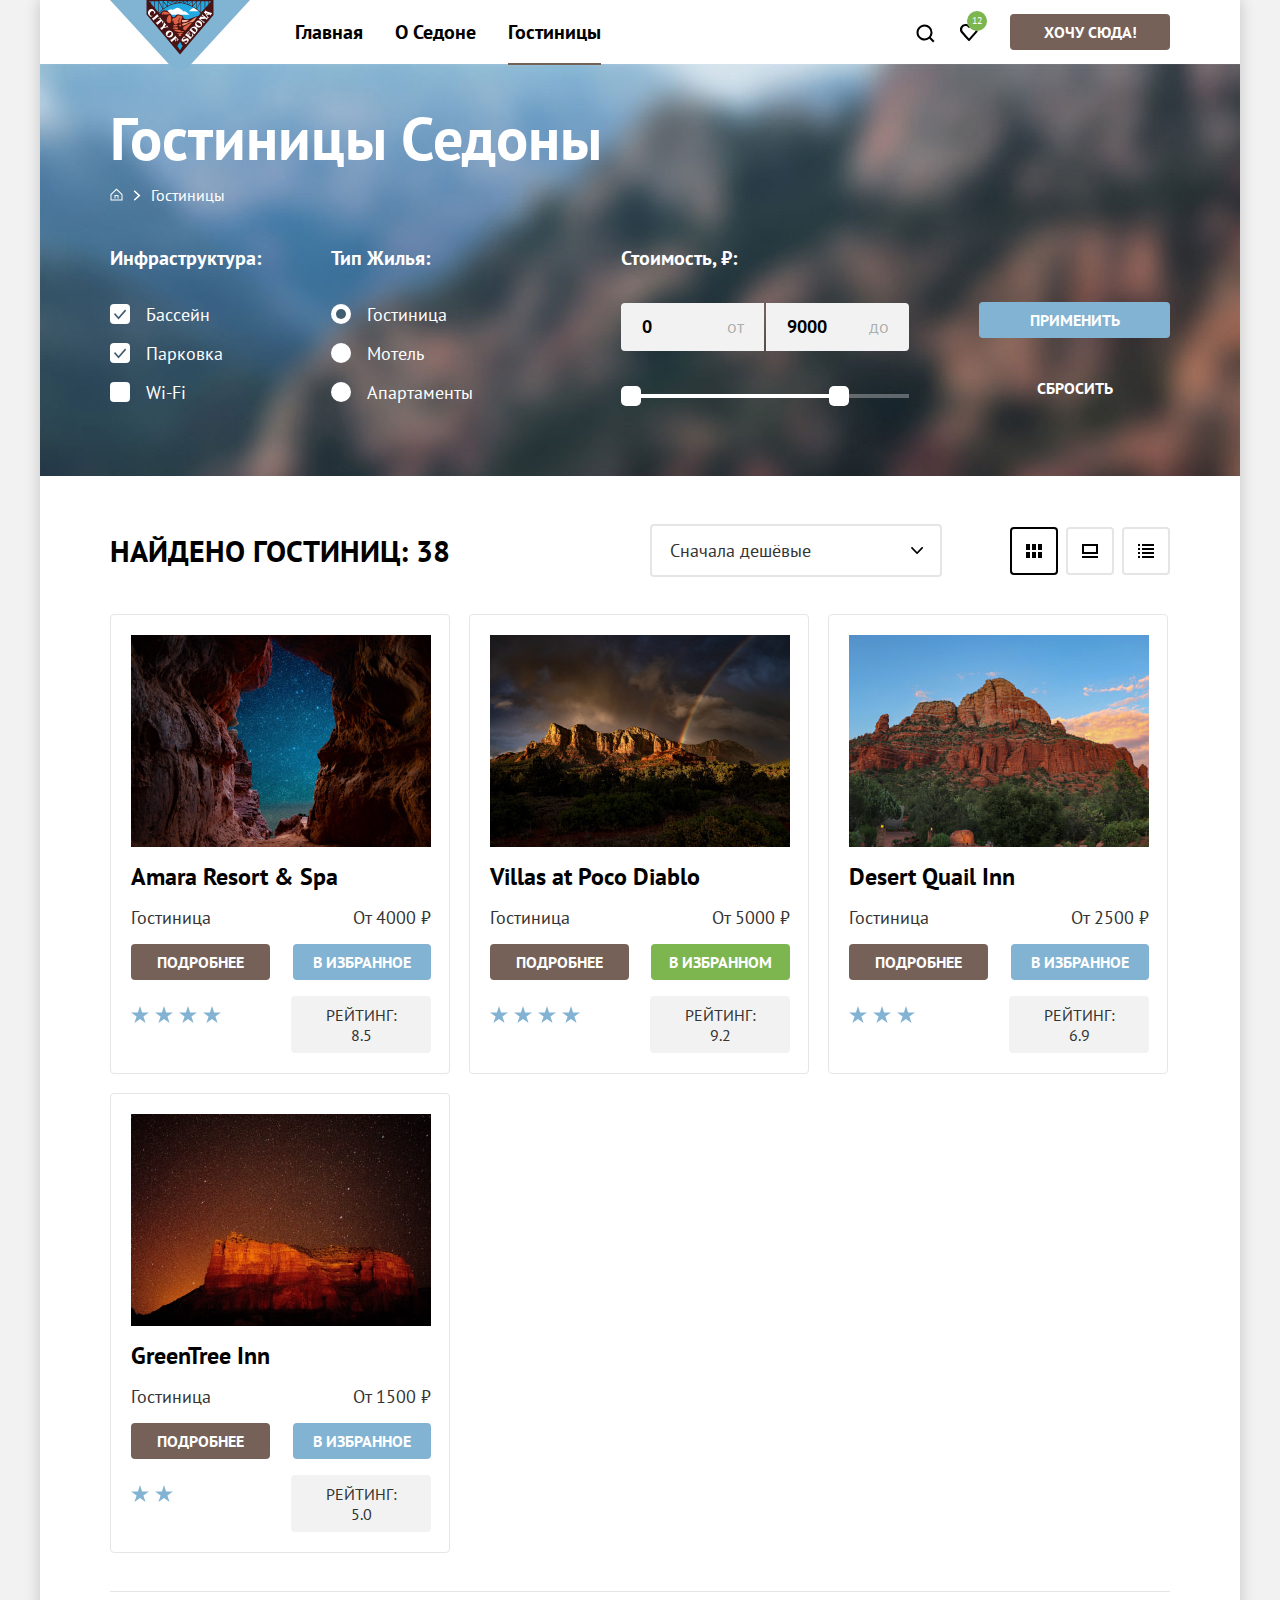
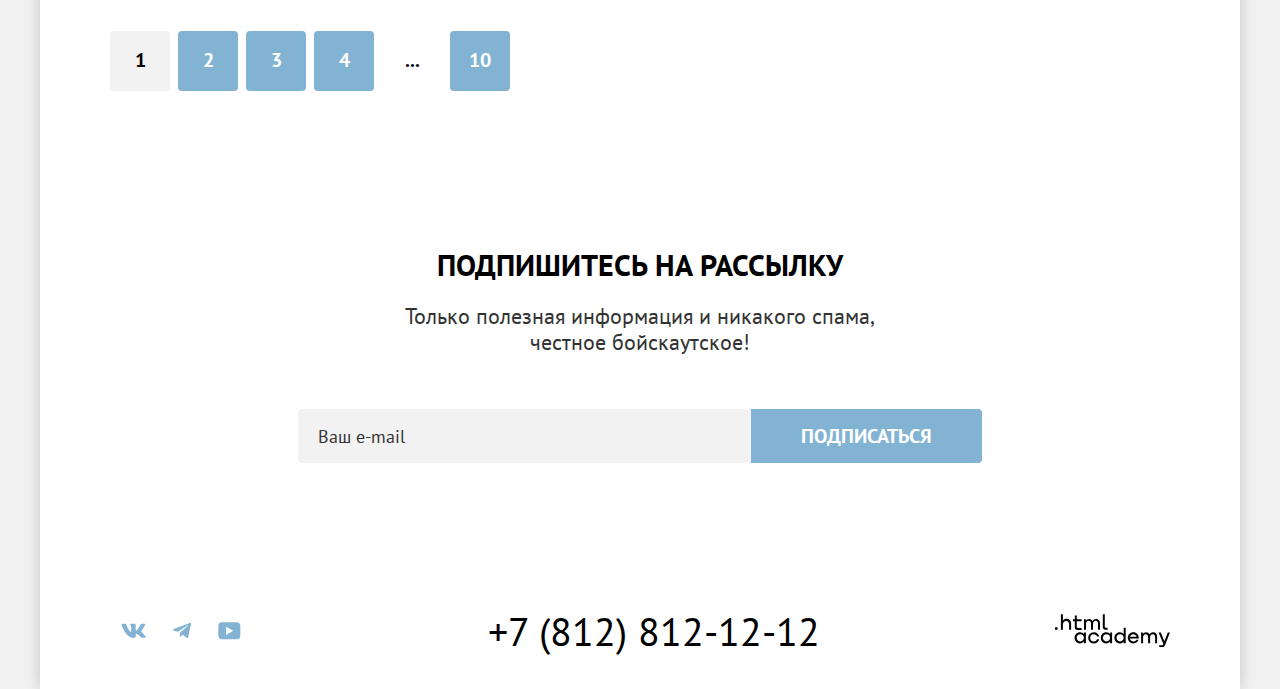
<file: catalog.html>
<!DOCTYPE html>
<html lang="ru">

<head>
  <meta charset="utf-8">
  <meta name="viewport" content="width=device-width, initial-scale=1" />
  <title>Каталог</title>
  <link rel="icon" type="image/png" sizes="32x32" href="images/favicon-32x32.png">
  <link rel="icon" href="favicon.ico">
  <link rel="stylesheet" href="styles/styles.css">
</head>

<body>
  <div class="page-shadow">
    <header class="page-header">
      <nav class="navigation">
        <a class="navigation-logo" href="index.html">
          <svg class="page-header-logo" aria-hidden="true" focusable="false" xmlns="http://www.w3.org/2000/svg"
            width="140" height="70" fill="none" viewBox="0 0 140 70">
            <g clip-path="url(#a)">
              <path fill="#81B3D3" d="M140 0H0l60.36 65.7c5.28 5.8 14 5.8 19.28 0L140 0Z" />
              <path fill="#23A9E1" d="M37.23.5 69.8 38.4 102.26.7 37.23.5Z" />
              <path fill="#fff"
                d="M61.99 14.7h17.55c-1.32-.8-4.47-4.6-6.1-3.2-.1.1-4.96-5.7-8.1-2.9-2.75 2.5-4.06-.3-7.1 1.6-3.66 2.4 2.02 3.7 3.75 4.5Zm27.08-3.5-9.94.1c3.96-4.5 5.68-4 9.94-.1Z" />
              <path fill="#491213"
                d="M99.01 3.6V1.2h2.13l-2.13 2.4ZM49.11 13c.1.1 2.43-2.4 6.18-4.9 3.45-2.3 8.72-4.9 14.6-4.9 5.9 0 11.27 2.7 14.72 5 3.75 2.4 6.09 4.8 6.19 4.9l-2.54 3c-4.56.6-7.81 3.9-12.27 3.2-2.24-.4-2.34-1.6-2.95-2.9-.5-1-1.32-.8-2.33-1.2-.91-.4-1.52-1.1-3.45-.7-1.62.4-1.83 2.9-3.96 2.8-1.11-.1-1.21-1.6-2.84-3.6-4.16-4.9-7.95-4.29-10.59.21L49.1 13ZM40.57 1.2v1.9l-1.62-1.9h1.62Zm54.68 0h3.25v3L95.26 8V1.2ZM91.1 12.6V1.2h3.55v7.4l-3.55 4Zm-.5-10.4v9.9a26.33 26.33 0 0 0-3.66-3l3.65-6.9Zm-4.17-.3v6.8c-.5-.3-.9-.7-1.52-1-.7-.4-1.42-.9-2.23-1.3l3.75-4.5Zm-4.46-.2V6c-1.01-.5-2.13-1-3.14-1.5l3.14-2.8Zm.61-.5h3.75l-3.75 4.6V1.2Zm4.36 0h3.65l-3.65 7.1V1.2Zm-8.93 0h3.96l-3.55 3.1c-.1 0-.2-.1-.3-.1l-.1-3Zm-.5.4V4c-1.02-.4-2.03-.7-3.15-.9l3.15-1.5Zm-4.26 0v1.3L71 2.6l2.24-1Zm-6.9 0 2.23 1c-.81 0-1.52.1-2.23.3V1.6Zm-4.16 0 3.14 1.5c-1.11.2-2.13.5-3.14.9V1.6Zm3.65 1.2L62.5 1.2h3.35v1.6Zm3.55-.4-2.84-1.3h2.84v1.3Zm.71-1.2h2.94L70.1 2.5V1.2Zm3.76 0h3.24l-3.24 1.6V1.2ZM61.28 4.3l-3.56-3.1h3.96v3l-.4.1Zm-3.66-2.6 3.15 2.7c-1.12.4-2.13.9-3.15 1.5V1.7Zm-4.36.2 3.65 4.5a22.9 22.9 0 0 0-3.65 2.4V1.9ZM49 2.2l3.65 7c-1.32 1-2.53 2-3.65 3.2V2.2Zm3.75 6L49.1 1.1h3.65v7.1Zm4.37-2.5-3.76-4.6h3.76v4.6ZM44.33 7.5 41.1 3.7V1.2h3.24v6.3Zm.61-6.3h3.55v11.2l-3.55-4.2v-7ZM36.52 0v14.6L70 54.5 103.48 15V0H36.52Z" />
              <path fill="#23A9E1" d="M67.36 46 70 41.8l2.64 4.2L70 50.2 67.36 46Z" />
              <path fill="#DC6243"
                d="M75.28 30.6c-3.45-2-2.64-3.5.2-4.9 1.52-.7 4.87-3.4 6.19-2.5l-6.4 7.4Zm-2.34 2.5c-2.03-.1-4.36-.4-6.39.1 1.22.3 4.26 1.2 1.42 1.9 1.02 1.4 2.64 1.3 3.65.1-.4-.2-.7-.5-1.01-.7 1.11-.3 2.13-.9 2.33-1.4Zm1.22-1.6c-.91-.8-1.93-.8-2.74 0-1.22-2.1-5.48-1.4-7.5-1.7 1.1 2.6 9.73 3.1 10.24 1.7Zm-6.9-2.2c-1.62-.5-6.9-.4-3.45-1.8 1.12-.4 6.8.1 3.45 1.8Zm2.03-3c-.5-1.1.4-2.4 1.72-1.4 1.22.8-.6 2-1.72 1.4Zm-2.94.1c-2.34.7-5.38-.8-1.63-1.5 2.34-.5 4.77.5 1.63 1.5.1 0-.1 0 0 0Zm-2.64-6.2c-.5 1.6-1.52 1.9-1.42 0 .1-2.3 1.62-1.7 3.25-2.6 1.31-.7 2.03-3.4 4.36-1.8 1.01.7 2.23.1 2.53 1.2 0-.1-2.94 6.7-1.31 6.7-3.25 0-1.83-3.8-.61-6.4-1.22.6-3.15 4.3-1.52 5-.82 1.1-3.45 2.6-4.77 1.5-1.12-1-.51-2.3-.51-3.6ZM59.65 23c-5.68 0-1.82-8.6.1-8.1 2.24.7 1.93 8.2-.1 8.1Zm-6.29-8.2c-2.64-.1-1.52-2.6.3-3.1 1.73-.5 5.28 1.1 6.5 2.2-1.83.6-4.16.5-6.19.6-.2-2-.7-1.3-.6.3Z" />
              <path fill="#F49774"
                d="M72.84 25.8c-2.94-3 4.36-2.7 5.58-3.8.81.3 7.1-5.4 8.62-5-1.11 1.3-3.45 5.3-5.07 5.3-1.32 0-2.64-.2-3.65.7-1.52 1.4-3.96 2.1-5.48 2.8Z" />
              <path fill="#F4B1A4"
                d="M73.75 22.2c-1.62.9-3.14-2.5-.3-2.2 1.83.2 3.75-.2 5.48.1a5.99 5.99 0 0 1-5.18 2.1Z" />
              <path fill="#fff"
                d="M51.84 20.9c.3.4.6.8.5 1.4 0 .4-.6 1-.2 1.2l1.53-1.8c-.4-.1-3.55-3.8-3.55-4.2l-2.13 1.1c.1.4.8 0 1.21 0 .51 0 .92.4 1.32.7-1.11.9-3.85 3.3-4.16 3.3-.1 0-.7-.4-.7 0 0 .2.6.7.7.8l1.42 1.7c.4-.2-.1-.5.1-.8.1-.2 3.25-2.7 3.96-3.4Zm-3.45-4.5c.3-.1.4.3.61 0l-1.62-1.9c-.2-.3-.51-.6-.51 0 .1.4-4.06 3.7-4.26 3.8-.3.1-.5-.3-.71.1l1.42 1.7c.2.2.3.4.5.6.2.2.1-.4.1-.4-.1-.3.31-.6.62-.8 1.01-1 3.55-3.1 3.85-3.1Zm-5.78-.6c-1.12.3-2.44-.1-2.74-1.3-.4-1.2.4-2.4 1.32-3.1.91-.7 2.33-.6 2.84.5.2.5.1 1.1-.1 1.6-.1.3-.4.6 0 .8.6-.7 1.11-1.4 1.72-2.1-.7-.4-1.01-1.1-1.52-1.7-.6-.7-1.32-1.4-2.33-1.5-1.93-.3-3.65 1.7-3.86 3.4-.1.9.2 1.8.81 2.6.51.6 1.22 1.1 1.63 1.8.2.1 1.82-.7 2.13-.8.2 0 .1-.1.1-.2 0 0-.5.2 0 0Zm25.87 23.6c-.71-.5-2.64-3-3.05-3.5l-.2-.3-.2.1c-.1.1.1.4 0 .6-.5.8-3.75 3.2-3.96 3.4-.4.2-.8-.1-1.01.2.5.6 1.82 2.3 2.03 2.3.3 0 .1-.5.1-.6.1-.2 1.72-1.6 2.33-2.1.2-.2.4.3.61.5.2.3.3.7.2 1-.1.2-.5.6-.2.8.4-.5 1.52-1.8 1.73-2 .2-.2-.41 0-.3-.1-.21.1-.52.2-.72 0-.1 0-.71-.7-.6-.8.3-.2.6-.6 1-.7.62-.1 1.02 1 1.12 1.4.1.4.1.8-.1 1.1-.1.3-.3.5 0 .6l1.42-1.9c0 .1-.1.1-.2 0 .1.1-.1 0 0 0Zm-9.34-8.9c-.7 0-1.42.3-2.02.8a3.52 3.52 0 0 0-.51 4.8c1.32 1.7 3.45 1.9 5.17.7a3.52 3.52 0 0 0 .51-4.8 4.1 4.1 0 0 0-3.14-1.5Zm1.22 1.4c.92-.1 1.52.8 1.12 1.8-.4 1-1.42 2-2.44 2.4-1.21.5-2.03-.5-1.52-1.7.4-1 1.42-2 2.44-2.4.1 0 .2-.1.4-.1Zm-2.84-4.6c.3 0 .61.4.81 0l-1.42-1.7c-.4.2 0 .4-.1.6-.2.3-1.72.5-2.13.6.1-.4.61-1.7.81-1.8.4-.3.61.3.81-.1l-1.82-2.1c-.2-.2-.4-.7-.61-.4 0 0 0 1-.1 1.1-.1.2-.61 2.4-1.22 2.9-.3.3-1.52 1.3-1.83 1.4-.3.1-.5-.4-.8 0l1.62 1.9c.1.1.4.6.5.6.3.1 0-.6.1-.7.1-.3 1.63-1.8 2.34-1.9.91-.2 2.03-.5 3.04-.4.2 0-.2 0 0 0ZM82.07 34c.1.4.2.9.1 1.3-.1.6-.6 1.9-1.42 1.5-.8-.4-1.42-1.1-2.13-1.7.51-.6 1.02-1.1 1.93-.8.2.1.4 0 .2-.2-.3-.2-2.03-1.3-2.13-1.2-.2.2.3.6.1 1-.1.3-.4.5-.6.8-.51-.4-1.22-.8-.71-1.5.4-.4.8-.8 1.42-.9.4-.1 1.21.3 1.31-.1-.7-.3-1.42-.7-2.13-1 .1.5-2.23 2.9-2.73 3.5-.1.1-.41.4-.41.5 0 .3.4.1.4.1.31-.1 4.47 3.3 4.57 3.6.1.2-.1.4 0 .5 0 0 .1.1.2.1.3-.3 2.95-3.9 3.55-4l-1.52-2.4c-.4.2-.1.7 0 .9Zm-4.06 4.4c-1.31-.9-3.65.8-4.05 1-.71.3-1.22-.4-.81-1 .3-.5.9-.8 1.52-.8.2 0 .91.1.91 0 .1-.1.1-.1 0-.2-.6-.4-1.12-.8-1.72-1.1-.1.7-.92 1.1-1.32 1.6-.51.6-1.02 1.3-1.02 2s.4 1.4 1.12 1.7c.7.4 1.52.1 2.23-.3.4-.3.81-.6 1.22-.8.6-.3 1.52 0 1.32.8-.2.7-.92 1.3-1.63 1.5-.4.1-.8.1-1.21-.1-.3-.1-.61-.5-.82-.1l2.34 1.6c.1-.5.3-.7.7-1 .51-.4.92-.9 1.33-1.4.8-.9 1.11-2.5-.1-3.4Zm17.86-28.1c0 .1 0 .1 0 0l-.91 1-.81 1c-.2.2-.3.3 0 .5.5-.3 3.55 4.8 3.34 5.5-.5.2-4.56-3.3-4.66-3.5 0-.1.2-.7-.1-.6-.1 0-.51.6-.61.7l-.61.7c.2.3.3 0 .6 0 .2.1 1.22.9 1.53 1.1-.51 0-1.73.1-1.93.1-.6.1-.3-.4-.71-.6L89.48 18l-.91 1v.1c.2.2.1.1.4 0 .3-.1 4.36 3.2 4.46 3.4.2.3-.1.6.3.8l1.23-1.4c.1-.1.1-.1 0-.1-.3-.2-.3.1-.71.1-.3-.1-2.95-2.2-3.86-3l5.38-.2c.2 0 .7.6.7.8-.1.2-.3.4 0 .5.31-.4.62-.7.92-1.1l.1-.2c.1 0 .1-.1.1-.2l.1-.1c.31-.3 1.22-1.3 1.12-1.4-.3-.3-.4.3-.81 0-.2-.2-.81-1.2-.91-1.4-.2-.3.4-.6.6-.7.51-.3 2.14-.8 2.34.2 0 .2-.2.4-.1.5 0 0 .1.2.2.1l2.13-2.6-.2-.2c-.5.5-5.58-1.5-5.89-1.8-.1-.2-.1-.8-.3-.8Zm-.2 2.6c.8.3 1.52.6 2.33 1l-.6.3c-.21.1-.41.3-.62.5l-1.11-1.8Zm-6.7 7.7a3.7 3.7 0 0 0-3.04 1.3c-1.22 1.5-1.12 3.7.4 4.9 1.53 1.2 3.76.9 4.97-.5 1.22-1.5 1.12-3.7-.4-4.9-.5-.4-1.22-.7-1.93-.8Zm-1.42 1.6c.6 0 1.32.4 1.73.7.8.5 2.23 1.7 1.52 2.7 0-.1.1-.1-.1.1-.82.8-2.24.1-2.95-.5-.7-.5-2.03-1.7-1.21-2.7.3-.2.6-.3 1.01-.3Zm-3.14 4.3a4 4 0 0 0-3.35 1.6c-.61.8-1.32 1.5-1.93 2.3.2.3.5-.1.81.1.3.2 4.16 3.3 4.16 3.5.1.3-.2.4.1.6.1.1 2.94-3.4 3.25-4 .4-1.1.1-2.4-.81-3.2.1.1.2.1 0 0-.81-.6-1.52-.9-2.23-.9Zm-1.12 1.6h.3c1.42.4 3.45 2.1 2.13 3.6l-.4.4c-.2.2-4.26-3-4.06-3.2.4-.5 1.32-.9 2.03-.8Z" />
            </g>
            <defs>
              <clipPath id="a">
                <path fill="#fff" d="M0 0h140v70H0z" />
              </clipPath>
            </defs>
          </svg>
        </a>
        <ul class="navigation-list">
          <li class="navigation-item">
            <a class="navigation-link" href="index.html">Главная</a>
          </li>
          <li class="navigation-item">
            <a class="navigation-link" href="#">О Седоне</a>
          </li>
          <li class="navigation-item">
            <a class="navigation-link catalog-current" href="catalog.html">Гостиницы</a>
          </li>
        </ul>
        <ul class="navigation-list navigation-user">
          <li class="navigation-item">
            <a class="navigation-link-search" href="#">
              <span class="visually-hidden">Поиск</span>
            </a>
          </li>
          <li class="navigation-item">
            <a class="navigation-link-favourites" href="favourites.html">
              <span class="favourites-twelve">12</span>
              <span class="visually-hidden">Избранное</span>
            </a>
          </li>
          <li class="navigation-item">
            <a class="navigation-link-button button" href="#">Хочу сюда!</a>
          </li>
        </ul>
      </nav>
    </header>
    <main class="main-inner main-container">
      <div class="page-container">
        <div class="catalog-filter-picture">
          <header class="inner-header">
            <h1 class="inner-header-title">Гостиницы Седоны</h1>
            <ul class="breadcrumbs">
              <li class="breadcrumbs-item">
                <a class="breadcrumbs-link link-home" href="index.html">
                  <span class="visually-hidden">На главную</span>
                </a>
              </li>
              <li class="breadcrumbs-item">
                <a class="breadcrumbs-link link-hotel" href="#">Гостиницы</a>
              </li>
            </ul>
          </header>
          <section class="catalog-hotels">
            <h2 class="visually-hidden">Список гостиниц с фильтрами</h2>
            <form class="catalog-filter" action="https://echo.htmlacademy.ru/" method="get">
              <div class="catalog-filter-container">
                <fieldset class="catalog-filter-group">
                  <legend class="catalog-filter-title">Инфраструктура:</legend>
                  <ul class="catalog-filter-list">
                    <li class="catalog-filter-item">
                      <label class="control">
                        <input class="control-input visually-hidden" type="checkbox" name="swimming-pool" checked>
                        <span class="control-mark"></span>
                        <span class="control-label">Бассейн</span>
                      </label>
                    </li>
                    <li class="catalog-filter-item">
                      <label class="control">
                        <input class="control-input visually-hidden" type="checkbox" name="parking" checked>
                        <span class="control-mark"></span>
                        <span class="control-label">Парковка</span>
                      </label>
                    </li>
                    <li class="catalog-filter-item">
                      <label class="control">
                        <input class="control-input visually-hidden" type="checkbox" name="wi-fi">
                        <span class="control-mark"></span>
                        <span class="control-label">Wi-Fi</span>
                      </label>
                    </li>
                  </ul>
                </fieldset>
              </div>
              <div class="catalog-filter-container-housing">
                <fieldset class="catalog-filter-group">
                  <legend class="catalog-filter-title">Тип жилья:</legend>
                  <ul class="catalog-filter-list">
                    <li class="catalog-filter-item">
                      <label class="control">
                        <input class="control-input visually-hidden" type="radio" name="type-of-housing"
                          value="search-hotel" checked>
                        <span class="control-mark"></span>
                        <span class="control-label">Гостиница</span>
                      </label>
                    </li>
                    <li class="catalog-filter-item">
                      <label class="control">
                        <input class="control-input visually-hidden" type="radio" name="type-of-housing" value="motel">
                        <span class="control-mark"></span>
                        <span class="control-label">Мотель</span>
                      </label>
                    </li>
                    <li class="catalog-filter-item">
                      <label class="control">
                        <input class="control-input visually-hidden" type="radio" name="type-of-housing"
                          value="apartments">
                        <span class="control-mark"></span>
                        <span class="control-label">Апартаменты</span>
                      </label>
                    </li>
                  </ul>
                </fieldset>
              </div>
              <div class="catalog-filter-container-price">
                <fieldset class="catalog-filter-group">
                  <legend class="catalog-filter-title">Стоимость, ₽: </legend>
                  <div class="range">
                    <ul class="catalog-filter-list">
                      <li class="catalog-filter-item-range">
                        <label class="control-price-min">от</label>
                        <input class="control-input-min" type="text" name="min" placeholder="0" required>
                        <label class="control-price-max">до</label>
                        <input class="control-input-max" type="text" name="max" placeholder="9000" required>
                      </li>
                    </ul>
                    <div class="range-scale">
                      <div class="range-bar" style="left: 1px; width: 226px">
                        <button type="button" class="range-toggle toggle-min">
                          <span class="visually-hidden">Изменить минимальную цену</span>
                        </button>
                        <button type="button" class="range-toggle toggle-max">
                          <span class="visually-hidden">Изменить максимальную цену</span>
                        </button>
                      </div>
                    </div>
                  </div>
                </fieldset>
              </div>
              <div class="filter-button">
                <button class="button-filter button-light" type="submit">Применить</button>
                <button class="button-reset" type="reset">Сбросить</button>
              </div>
            </form>
          </section>
        </div>
        <section class="catalog-select">
          <div class="sorting-container">
            <span class="search-resuit">Найдено гостиниц: 38</span>
            <div class="select sorting-type">
              <select class="select-control" aria-label="Сортировка">
                <option value="cheap">Сначала дешёвые</option>
              </select>
            </div>
            <div class="card-grid-toggle-container">
              <a class="card-grid-toggle card-grid-toggle-current" href="catalog.html?view=tile">
                <svg aria-hidden="true" focusable="false" xmlns="http://www.w3.org/2000/svg" width="48" height="48"
                  fill="none" viewBox="0 0 48 48">
                  <rect width="46" height="46" x="1" y="1" stroke="#000" stroke-width="2" rx="3" />
                  <g fill="#000" clip-path="url(#a)">
                    <path
                      d="M20 17h-4v6h4v-6ZM32 17h-4v6h4v-6ZM26 17h-4v6h4v-6ZM20 25h-4v6h4v-6ZM32 25h-4v6h4v-6ZM26 25h-4v6h4v-6Z" />
                  </g>
                  <defs>
                    <clipPath>
                      <path fill="#fff" d="M16 17h16v14H16z" />
                    </clipPath>
                  </defs>
                </svg>
                <span class="visually-hidden">Показать карточки</span>
              </a>
              <a class="card-grid-toggle" href="catalog.html?view=card">
                <svg aria-hidden="true" focusable="false" xmlns="http://www.w3.org/2000/svg" width="48" height="48"
                  fill="none" viewBox="0 0 48 48">
                  <rect class="card-grid-toggle-stroke" width="46" height="46" x="1" y="1" stroke="#E5E5E5"
                    stroke-width="2" rx="3" />
                  <g fill="#000" clip-path="url(#a)">
                    <path d="M32 29H16v2h16v-2ZM30 19v6H18v-6h12Zm2-2H16v10h16V17Z" />
                  </g>
                  <defs>
                    <clipPath>
                      <path fill="#fff" d="M16 17h16v14H16z" />
                    </clipPath>
                  </defs>
                </svg>
                <span class="visually-hidden">Показать широкую карточку</span>
              </a>
              <a class="card-grid-toggle" href="catalog.html?view=list">
                <svg aria-hidden="true" focusable="false" xmlns="http://www.w3.org/2000/svg" width="48" height="48"
                  fill="none" viewBox="0 0 48 48">
                  <rect class="card-grid-toggle-stroke" width="46" height="46" x="1" y="1" stroke="#E5E5E5"
                    stroke-width="2" rx="3" />
                  <g fill="#000" clip-path="url(#a)">
                    <path
                      d="M18 17h-2v2h2v-2ZM32 17H20v2h12v-2ZM18 21h-2v2h2v-2ZM32 21H20v2h12v-2ZM18 25h-2v2h2v-2ZM32 25H20v2h12v-2ZM18 29h-2v2h2v-2ZM32 29H20v2h12v-2Z" />
                  </g>
                  <defs>
                    <clipPath>
                      <path fill="#fff" d="M16 17h16v14H16z" />
                    </clipPath>
                  </defs>
                </svg>
                <span class="visually-hidden">Показать список</span>
              </a>
            </div>
          </div>
          <ul class="hotel-list">
            <li class="hotel-card">
              <a class="hotel-card-link" href="hotel.html">
                <img class="hotel-card-image" src="images/catalog-hotel/hotel-1.jpg" width="300" height="212"
                  alt="Гостиница">
              </a>
              <a class="hotel-card-title-link" href="#">
                <h3 class="hotel-card-title">Amara Resort & Spa</h3>
              </a>
              <div class="hotel-card-content">
                <span class="hotel-card-description">Гостиница</span>
                <span class="hotel-card-price">От 4000 ₽</span>
              </div>
              <div class="hotel-card-content">
                <a class="hotel-card-button button" href="#">Подробнее</a>
                <button class="hotel-card-favourite button-light" type="button">В избранное</button>
              </div>
              <div class="hotel-card-content">
                <span class="stars">
                  <img class="four-stars" src="images/stars/four-stars.svg" width="140" height="37" alt="4 звезды">
                  <span class="visually-hidden">4 звезды</span>
                </span>
                <button class="hotel-card-rating" type="button">Рейтинг: 8.5</button>
              </div>
            </li>
            <li class="hotel-card">
              <a class="hotel-card-link" href="hotel.html">
                <img class="hotel-card-image" src="images/catalog-hotel/hotel-2.jpg" width="300" height="212"
                  alt="Гостиница">
              </a>
              <a class="hotel-card-title-link" href="#">
                <h3 class="hotel-card-title">Villas at Poco Diablo</h3>
              </a>
              <div class="hotel-card-content">
                <span class="hotel-card-description">Гостиница</span>
                <span class="hotel-card-price">От 5000 ₽</span>
              </div>
              <div class="hotel-card-content">
                <a class="hotel-card-button button" href="#">Подробнее</a>
                <button class="hotel-card-favourite button-favourite" type="button">В избранном</button>
              </div>
              <div class="hotel-card-content">
                <span class="stars">
                  <img class="four-stars" src="images/stars/four-stars.svg" width="140" height="37" alt="4 звезды">
                  <span class="visually-hidden">4 звезды</span>
                </span>
                <button class="hotel-card-rating" type="button">Рейтинг: 9.2</button>
              </div>
            </li>
            <li class="hotel-card">
              <a class="hotel-card-link" href="hotel.html">
                <img class="hotel-card-image" src="images/catalog-hotel/hotel-3.jpg" width="300" height="212"
                  alt="Гостиница">
              </a>
              <a class="hotel-card-title-link" href="#">
                <h3 class="hotel-card-title">Desert Quail Inn</h3>
              </a>
              <div class="hotel-card-content">
                <span class="hotel-card-description">Гостиница</span>
                <span class="hotel-card-price">От 2500 ₽</span>
              </div>
              <div class="hotel-card-content">
                <a class="hotel-card-button button" href="#">Подробнее</a>
                <button class="hotel-card-favourite button-light" type="button">В избранное</button>
              </div>
              <div class="hotel-card-content">
                <span class="stars">
                  <img class="three-stars" src="images/stars/three-stars.svg" width="140" height="37" alt="3 звезды">
                  <span class="visually-hidden">3 звезды</span>
                </span>
                <button class="hotel-card-rating" type="button">Рейтинг: 6.9</button>
              </div>
            </li>
            <li class="hotel-card">
              <a class="hotel-card-link" href="hotel.html">
                <img class="hotel-card-image" src="images/catalog-hotel/hotel-4.jpg" width="300" height="212"
                  alt="Гостиница">
              </a>
              <a class="hotel-card-title-link" href="#">
                <h3 class="hotel-card-title">GreenTree Inn</h3>
              </a>
              <div class="hotel-card-content">
                <span class="hotel-card-description">Гостиница</span>
                <span class="hotel-card-price">От 1500 ₽</span>
              </div>
              <div class="hotel-card-content">
                <a class="hotel-card-button button" href="#">Подробнее</a>
                <button class="hotel-card-favourite button-light" type="button">В избранное</button>
              </div>
              <div class="hotel-card-content">
                <span class="stars">
                  <img class="two-stars" src="images/stars/two-stars.svg" width="140" height="37" alt="2 звезды">
                  <span class="visually-hidden">2 звезды</span>
                </span>
                <button class="hotel-card-rating" type="button">Рейтинг: 5.0</button>
              </div>
            </li>
          </ul>
          <ul class="pagination">
            <li class="pagination-item">
              <a class="pagination-link pagination-current">1</a>
            </li>
            <li class="pagination-item">
              <a class="pagination-link" href="#">2</a>
            </li>
            <li class="pagination-item">
              <a class="pagination-link" href="#">3</a>
            </li>
            <li class="pagination-item">
              <a class="pagination-link" href="#">4</a>
            </li>
            <li class="pagination-item">
              <span class="pagination-space">...</span>
            </li>
            <li class="pagination-item">
              <a class="pagination-link" href="#">10</a>
            </li>
          </ul>
        </section>
        <section class="page-newsletter-catalog">
          <h2 class="title">Подпишитесь на рассылку</h2>
          <p class="title-description newsletter-description-catalog">Только полезная информация и никакого спама,
            <br>честное
            бойскаутское!
          </p>
          <form class="page-form" action="https://echo.htmlacademy.ru/" method="post">
            <label for="appointment-e-mail" class="visually-hidden">E-mail</label>
            <input class="field" type="email" placeholder="Ваш e-mail" name="appointment-e-mail" id="appointment-e-mail"
              required>
            <button class="button-page button-light" type="submit">Подписаться</button>
          </form>
        </section>
      </div>
    </main>
    <footer class="page-footer-catalog">
      <div class="page-footer-container">
        <section class="footer-social">
          <h2 class="visually-hidden">Социальные сети</h2>
          <ul class="footer-social-list">
            <li class="footer-social-item">
              <a class="footer-social-link link-vk" href="http://vk.com/htmlacademy">
                <svg class="social-icon" aria-hidden="true" focusable="false" xmlns="http://www.w3.org/2000/svg"
                  width="25" height="15" fill="none" viewBox="0 0 25 15">
                  <path class="social-icon" fill="#83B3D3" fill-rule="evenodd"
                    d="M24.12 1.8c.16-.54 0-.94-.8-.94H20.7c-.67 0-.98.34-1.15.73 0 0-1.33 3.2-3.22 5.27-.61.6-.9.8-1.23.8-.16 0-.41-.2-.41-.75v-5.1c0-.66-.19-.95-.74-.95H9.82c-.42 0-.67.3-.67.59 0 .62.95.76 1.04 2.51v3.8c0 .83-.15.98-.48.98-.9 0-3.06-3.2-4.34-6.88-.25-.72-.5-1-1.18-1H1.57c-.75 0-.9.34-.9.73 0 .68.89 4.07 4.14 8.55 2.17 3.06 5.23 4.72 8 4.72 1.68 0 1.88-.37 1.88-1v-2.32c0-.74.16-.88.7-.88.38 0 1.05.19 2.6 1.66 1.79 1.75 2.08 2.54 3.08 2.54h2.63c.75 0 1.12-.37.9-1.1-.23-.72-1.08-1.77-2.2-3.02-.62-.71-1.54-1.48-1.82-1.86-.39-.5-.28-.71 0-1.15 0 0 3.2-4.42 3.54-5.93Z"
                    clip-rule="evenodd" />
                </svg>
                <span class="visually-hidden">ВКонтакте</span>
              </a>
            </li>
            <li class="footer-social-item">
              <a class="footer-social-link link-telegram" href="http://t.me/htmlacademy">
                <svg class="social-icon" aria-hidden="true" focusable="false" xmlns="http://www.w3.org/2000/svg"
                  width="18" height="17" fill="none" viewBox="0 0 18 17">
                  <path class="social-icon" fill="#83B3D3"
                    d="M16.79.96.84 7.1c-1.09.44-1.08 1.05-.2 1.32l4.1 1.28 9.47-5.98c.44-.27.85-.13.52.17l-7.68 6.93-.28 4.22c.41 0 .6-.2.83-.41l1.99-1.94 4.13 3.06c.77.42 1.31.2 1.5-.71l2.72-12.8c.28-1.1-.43-1.61-1.16-1.28Z" />
                </svg>
                <span class="visually-hidden">Телеграм</span>
              </a>
            </li>
            <li class="footer-social-item">
              <a class="footer-social-link link-youtube" href="http://www.youtube.com/user/htmlacademyru">
                <svg class="social-icon" aria-hidden="true" focusable="false" xmlns="http://www.w3.org/2000/svg"
                  width="23" height="18" fill="none" viewBox="0 0 23 18">
                  <path class="social-icon" fill="#83B3D3"
                    d="M18.94.36H3.51C1.65.36.33 1.95.33 3.76v10.09c0 1.91 1.32 3.5 3.18 3.5h15.65c1.64 0 3.17-1.59 3.17-3.4V3.76c-.22-1.8-1.53-3.4-3.39-3.4ZM7.99 12.89V4.82l7.34 4.04-7.34 4.03Z" />
                </svg>
                <span class="visually-hidden">Ютуб</span>
              </a>
            </li>
          </ul>
        </section>
        <section class="footer-contact">
          <h2 class="visually-hidden">Контактный телефон</h2>
          <a class="contact-phone" href="tel:+78128121212">+7 (812) 812-12-12</a>
        </section>
        <section class="footer-link">
          <h2 class="visually-hidden">Сайт</h2>
          <a class="logo-link" href="https://htmlacademy.ru/">
            <svg class="footer-contact-logo" aria-hidden="true" focusable="false" xmlns="http://www.w3.org/2000/svg"
              width="115" height="33" fill="none" viewBox="0 0 115 33">
              <path class="footer-contact-logo" fill="#000"
                d="M0 13.26v2.6h2.5v-2.6H0ZM11.6 4.86c-1.6 0-2.8.7-3.6 1.7h-.1V.36h-2v15.5h2v-5.3c0-2.1 1.3-3.6 3.3-3.6 1.8 0 2.9 1.4 2.9 3.2v5.7h2v-6.1c.1-3-1.8-4.9-4.5-4.9ZM26.6 5.16h-4.8v-3.7h-2v3.8h-1.9v2h1.9v6c0 1.7 1 2.7 2.7 2.7h4.1v-2h-3.7c-.7 0-1.1-.4-1.1-1.1v-5.7h4.8v-2ZM41.1 4.96c-1.6 0-2.9.8-3.5 2.1h-.1c-.6-1.2-1.8-2.1-3.4-2.1-1.4 0-2.5.8-3.1 1.8h-.1v-1.6H29v10.6h2v-5.4c0-2 1-3.5 2.6-3.5 1.5 0 2.4 1 2.4 2.6v6.3h2v-5.6c0-2.4 1.4-3.3 2.6-3.3 1.5 0 2.4 1 2.4 2.6v6.3h2v-6.5c.1-2.5-1.4-4.3-3.9-4.3ZM47.8 13.06c0 1.7 1 2.7 2.8 2.7h2v-2h-1.7c-.7 0-1.1-.4-1.1-1.1V.36h-2v12.7ZM28.9 20.06c-.9-1.1-2.2-1.8-3.9-1.8-3.1 0-5.4 2.3-5.4 5.6s2.3 5.6 5.4 5.6c1.8 0 3-.8 3.8-1.9h.1v1.6h2v-10.6h-2v1.5Zm-3.6 7.4c-2.2 0-3.6-1.6-3.6-3.6s1.4-3.6 3.6-3.6 3.6 1.6 3.6 3.6c0 1.9-1.4 3.6-3.6 3.6ZM44.2 22.36c-.5-2.4-2.6-4.1-5.4-4.1a5.4 5.4 0 0 0-5.6 5.6c0 3.1 2.2 5.6 5.6 5.6 2.8 0 4.9-1.8 5.4-4.2h-2.1a3.4 3.4 0 0 1-3.3 2.3c-2.2 0-3.6-1.6-3.6-3.6s1.4-3.6 3.6-3.6c1.6 0 2.8 1 3.3 2.2h2.1v-.2ZM55.1 20.06c-.9-1.1-2.2-1.8-3.9-1.8-3.1 0-5.4 2.3-5.4 5.6s2.3 5.6 5.4 5.6c1.8 0 3-.8 3.8-1.9h.1v1.6h2v-10.6h-2v1.5Zm-3.6 7.4c-2.2 0-3.6-1.6-3.6-3.6s1.4-3.6 3.6-3.6 3.6 1.6 3.6 3.6c0 1.9-1.5 3.6-3.6 3.6ZM68.7 20.16c-.9-1.1-2.2-1.9-3.9-1.9-3.1 0-5.4 2.3-5.4 5.6s2.2 5.6 5.4 5.6c1.7 0 3-.8 3.8-1.8h.1v1.5h2v-15.4h-2v6.4Zm-3.6 7.3c-2.2 0-3.6-1.6-3.6-3.6s1.4-3.6 3.6-3.6 3.6 1.6 3.6 3.6c-.1 2-1.5 3.6-3.6 3.6ZM78.3 18.26c-3.3 0-5.5 2.5-5.5 5.6 0 3 2.1 5.6 5.5 5.6 2.5 0 4.5-1.3 5.2-3.6h-2.1c-.5 1-1.6 1.6-3 1.6-1.9 0-3.3-1.3-3.4-2.9h8.8c.2-3.6-2-6.3-5.5-6.3Zm0 1.9c1.7 0 3 1 3.3 2.6h-6.5c.3-1.5 1.5-2.6 3.2-2.6ZM98.2 18.26c-1.6 0-2.9.8-3.6 2h-.1c-.6-1.2-1.8-2-3.4-2-1.4 0-2.5.7-3.1 1.8v-1.5h-1.9v10.6h2v-5.4c0-2 1-3.4 2.6-3.5 1.5 0 2.4 1 2.4 2.6v6.3h2v-5.6c0-2.4 1.4-3.3 2.6-3.3 1.5 0 2.4 1 2.4 2.6v6.3h2v-6.5c.1-2.6-1.4-4.4-3.9-4.4ZM109.4 27.36l-3.6-8.9h-2.2l4.8 11.6c-.3.9-.7 1.2-1.7 1.2h-2.5v2h2.5c1.8 0 2.8-.8 3.5-2.6l4.7-12.2h-2.1l-3.4 8.9Z" />
            </svg>
          </a>
        </section>
      </div>
    </footer>
  </div>
</body>

</html>
</file>
<file: styles/styles.css>
@font-face {
  font-family: "PT Sans";
  font-style: normal;
  font-weight: 400;
  src: url(../fonts/ptsans-400.woff2) format("woff2");
  font-display: swap;
}
@font-face {
  font-family: "PT Sans";
  font-style: normal;
  font-weight: 700;
  src: url(../fonts/ptsans-700.woff2) format("woff2");
  font-display: swap;
}
html {
  height: 100%;
}
body {
  margin: 0;
  display: flex;
  flex-direction: column;
  min-height: 100%;
  min-width: 1200px;
  font-family: "PT Sans", sans-serif;
  font-size: 18px;
  line-height: 21px;
  color: #000000;
  background-color: #F2F2F2;
}
.main-container {
  flex-grow: 1;
}
.navigation {
  display: flex;
  width: 1200px;
  margin: 0 auto;
}
.page-shadow {
  width: 1200px;
  margin: 0 auto;
  box-shadow: 0px 0px 15px 0px #00000033;
}
.navigation-logo {
  display: flex;
  position: relative;
  margin-bottom: -6px;
  margin-right: 30px;
  margin-left: 70px;
}
.navigation-list {
  display: flex;
  flex-wrap: wrap;
  margin: 0;
  padding: 0;
  width: 440px;
  list-style: none;
}
.navigation-user {
  max-width: 268px;
  margin-left: auto;
  margin-right: 70px;
}
.navigation-link {
  display: block;
  padding: 20px 17px 20px 15px;
  font-family: "PT Sans", sans-serif;
  font-size: 20px;
  font-weight: 700;
  line-height: 24px;
  color: #000000;
  background-color: #FFFFFF;
  text-align: center;
  text-decoration: none;
}
.navigation-link-search {
  display: block;
  background-image: url(../images/search.svg);
  background-repeat: no-repeat;
  background-position: center;
  min-width: 18px;
  min-height: 18px;
  padding: 23px 11px 17px 13px;
  margin-top: 4px;
  margin-left: 2px;
}
.navigation-link-favourites {
  position: relative;
  display: block;
  background-image: url(../images/heart.svg);
  background-repeat: no-repeat;
  background-position: center;
  min-width: 18px;
  min-height: 18px;
  margin-top: 3px;
  margin-left: 3px;
  padding: 24px 8px 17px 13px;
  text-decoration: none;
}
.navigation-link-button {
  display: block;
  text-align: center;
  text-decoration: none;
  align-content: center;
  font-family: "PT Sans", sans-serif;
  font-weight: 700;
  font-size: 16px;
  line-height: 20px;
  text-transform: uppercase;
  color: #FFFFFF;
  border-radius: 4px;
  width: 160px;
  min-height: 36px;
  background: #756157;
  margin: 14px 0 14px 22px;
  padding: 0;
}
.page-container {
  width: 1200px;
  margin: 0 auto;
  background-color: #FFFFFF;
}
.page-header {
  color: #000000;
  background-color: #FFFFFF;
}
.hero {
  display: flex;
  flex-direction: column;
  width: 1200px;
  min-height: 485px;
  background-image: url(../images/index-background.jpg);
  background-repeat: no-repeat;
  background-size: 100% auto;
  background-color: #68A2CA;
}
.hero::after {
  content: url(../images/divider.svg);
  width: 1200px;
  height: 57px;
}
.hero-image {
  margin: 51px 371px 25px;
}
.advantages {
  width: 1200px;
  margin: 0;
  padding: 0;
  background-color: #FFFFFF;
}
.advantages-container-title {
  display: flex;
  flex-direction: column;
  padding: 69px 270px;
  text-align: center;
  margin-bottom: 21px;
  background-color: #FFFFFF;
}
.advantages-title {
  font-family: "PT Sans", sans-serif;
  font-size: 30px;
  font-weight: 700;
  line-height: 36px;
  text-align: center;
  text-transform: uppercase;
  margin-top: 0;
  margin-bottom: 25px;
}
.advantages-list {
  display: flex;
  width: 1200px;
  flex-wrap: wrap;
  margin: 0;
  padding: 0;
  text-align: center;
  list-style-type: none;
}
.advantages-item-container {
  display: flex;
  width: 1200px;
  margin: 0;
  padding: 0;
}
.advantages-image {
  width: 230px;
  margin: 0;
  padding: 102px 85px;
  background-color: #82B3D3;
  color: #FFFFFF;
}
.advantages-item {
  width: 230px;
  margin: 0;
  padding: 112.5px 85px;
  background-color: #83B3D31F;
}
.item-road {
  background-color: #83B3D333;
  width: 240px;
  padding: 112.5px 80px;
}
.advantages-lead {
  font-family: "PT Sans", sans-serif;
  font-size: 24px;
  line-height: 28px;
  font-weight: 700;
  text-align: center;
  text-transform: uppercase;
  margin-top: 0;
  margin-bottom: 62px;
}
.advantages-description {
  margin: 0;
}
.description-item {
  font-family: "PT Sans", sans-serif;
  font-size: 18px;
  font-weight: 400;
  line-height: 21px;
  text-align: center;
  color: #333333;
}
.title {
  font-family: "PT Sans", sans-serif;
  font-size: 30px;
  font-weight: 700;
  line-height: 36px;
  text-align: center;
  text-transform: uppercase;
  margin-top: 0;
  margin-bottom: 20px;
}
.title-description {
  font-family: "PT Sans", sans-serif;
  color: #333333;
  font-size: 22px;
  font-weight: 400;
  line-height: 26px;
  text-align: center;
  margin: 0;
}
.search-description {
  margin-bottom: 54px;
}
.services {
  width: 1200px;
  margin: 0;
  padding: 0;
}
.services-container {
  display: flex;
  flex-direction: column;
  margin: 0;
  padding: 64px 347.5px;
  text-align: center;
  background-color: #FFFFFF;
}
.services-list {
  display: flex;
  flex-wrap: wrap;
  width: 1200px;
  margin: 0;
  padding: 0;
}
.services-item {
  display: flex;
  flex-direction: column;
  align-items: center;
  padding: 183px 85px 81px;
  margin: 0;
  text-align: center;
  width: 230px;
  background-color: #83B3D31F;
}
.item-house {
  background-image: url(../images/house.svg);
  background-repeat: no-repeat;
  background-position: 162.5px 81px;
}
.item-food {
  background-image: url(../images/food.svg);
  background-repeat: no-repeat;
  background-position: 162.5px 81px;
}
.item-gift {
  background-image: url(../images/gift.svg);
  background-repeat: no-repeat;
  background-position: 167px 80px;
}
.services-description {
  font-family: "PT Sans", sans-serif;
  font-size: 18px;
  font-weight: 400;
  line-height: 21px;
  text-align: center;
  color: #333333;
  margin: 0;
}
.item-food {
  background-color:#FFFFFF;
  margin-top: 2px;
}
.services-lead {
  font-family: "PT Sans", sans-serif;
  font-weight: 700px;
  font-size: 24px;
  line-height: 28px;
  text-transform: uppercase;
  text-align: center;
  margin-top: 0;
  margin-bottom: 30px;
}
.lead-food {
  margin-bottom: 29px;
}
.search {
  display: flex;
  flex-direction: column;
  align-items: center;
  width: 1200px;
  margin: 0;
  padding: 94px 0 98px;
  text-align: center;
  background-color: #FFFFFF;
}
.search-link-button {
  color: #FFFFFF;
  font-family: "PT Sans", sans-serif;
  font-size: 20px;
  font-weight: 700;
  line-height: 36px;
  text-align: center;
  background-color: #756157;
  text-transform: uppercase;
  border-radius: 4px;
  border: #FFFFFF;
  text-decoration: none;
  padding: 8px 50px 8px 50px;
  cursor: pointer;
}
.button-page {
  width: 232px;
  padding: 8px 50px 8px 50px;
  border-radius: 0px 4px 4px 0px;
  color: #FFFFFF;
  background-color: #82B3D3;
  font-family: "PT Sans", sans-serif;
  font-size: 20px;
  font-weight: 700;
  line-height: 36px;
  text-align: center;
  text-transform: uppercase;
  border: 0;
  cursor: pointer;
}
.page-form {
  display: flex;
  min-height: 52px;
}
.page-newsletter {
  display: flex;
  flex-direction: column;
  background-image: url(../images/background-newsletter.jpg);
  background-repeat: no-repeat;
  background-color: #68A2CA;
  background-size: 100% auto;
  margin: 0;
  padding: 96px 258px 104px;
  text-align: center;
  color: #FFFFFF;
  background-size: cover;
}
.page-newsletter-catalog {
  display: block;
  margin: 0;
  padding: 96px 258px 104px;
  text-align: center;
  color: #000000;
  background-color: #FFFFFF;
}
.newsletter-description {
  margin-bottom: 54px;
  color: #FFFFFF;
}
.newsletter-description-catalog {
  margin-bottom: 54px;
  color: #333333;
}
.page-footer {
  width: 1200px;
  margin: 0 auto;
  background-color: #FFFFFF;
}
.page-footer-catalog {
  background-color: #FFFFFF;
}
.page-footer-container {
  display: flex;
  justify-content: space-between;
  width: 1060px;
  margin: 0 auto;
  padding-top: 40px;
  padding-bottom: 30px;
}
.footer-social-list {
  display: flex;
  flex-wrap: wrap;
  width: 142px;
  margin: 0;
  padding: 3px 0 7px;
  list-style: none;
}
.catalog-select {
  width: 1200px;
  margin: 0 auto;
  padding-bottom: 60px;
}
.catalog-filter-picture {
  background-image: url(../images/catalog-filter.jpg);
  background-repeat: no-repeat;
  background-color:#68A2CA;
  background-size: 100% auto;
  min-height: 412px;
}
.catalog-filter {
  display: flex;
  margin: 0 70px 70px 70px;
  width: 1060px;
}
.filter-button {
  display: flex;
  flex-direction: column;
  min-height: 104px;
  width: 191px;
  margin-top: 56px;
}
.inner-header-title {
  color: #FFFFFF;
  font-family: "PT Sans", sans-serif;
  font-size: 60px;
  font-weight: 700;
  line-height: 78px;
  text-align: left;
  margin: 0 70px 8px;
  padding-top: 35px;
}
.footer-contact .contact-phone {
  display: flex;
  flex-wrap: wrap;
  font-size: 40px;
  font-weight: 400;
  line-height: 40px;
  text-align: center;
  color: inherit;
  text-decoration: none;
  padding: 4px 0 8px;
}
.logo-link {
  display: flex;
  flex-wrap: wrap;
  padding: 7px 0;
}
.sorting-container {
  display: flex;
  align-items: center;
  color: #000000;
  background-color: #FFFFFF;
  margin: 50px 70px 39px;
}
.sorting-container .button {
  width: 48px;
  height: 48px;
}
.search-resuit {
  font-family: "PT Sans", sans-serif;
  font-size: 30px;
  font-weight: 700;
  line-height: 36px;
  text-align: left;
  text-transform: uppercase;
  margin-right: 200px;
}
.pagination {
  display: flex;
  flex-wrap: wrap;
  padding: 0;
  margin: 0 0 0 70px;
  list-style-type: none;
  background-color: #FFFFFF;
}
.pagination-item:not(:last-child) {
  margin-right: 8px;
}
.pagination-link:hover,
.pagination-link:focus {
  background-color: #68A2CA;
}
.pagination-link:active {
  background-color: #82B3D3;
  color: #FFFFFF4D;
}
.pagination-link {
  display: block;
  box-sizing: border-box;
  padding: 11px 18px;
  font-family: "PT Sans", sans-serif;
  font-size: 20px;
  width: 60px;
  height: 60px;
  font-weight: 700;
  line-height: 36px;
  color: #FFFFFF;
  background-color: #82B3D3;
  text-decoration: none;
  border-radius: 4px;
  text-align: center;
}
.pagination-current {
  color: #000000;
  background-color: #F2F2F2;
}
.pagination-current:hover,
.pagination-current:focus {
  color: #000000;
  background-color: #F2F2F2;
}
.pagination-space {
  display: block;
  box-sizing: border-box;
  padding: 11px 18px;
  font-family: "PT Sans", sans-serif;
  font-size: 20px;
  width: 60px;
  height: 60px;
  font-weight: 700;
  line-height: 36px;
  color: #000000;
  background-color: #FFFFFF;
  text-align: center;
}
.hotel-list {
  display: grid;
  grid-template-columns: repeat(3, 340px);
  list-style-type: none;
  margin: 0 70px 78px 70px;
  padding: 0;
  gap: 19px 19px;
  background-color: #FFFFFF;
}
.hotel-card {
  display: flex;
  flex-direction: column;
  padding: 20px;
  border: 1px solid #E6E6E6;
  border-radius: 4px;
}
.hotel-card-content {
  display: flex;
  justify-content: space-between;
  width: 300px;
  margin-top: 16px;
}
.hotel-card-image {
  margin-bottom: 16px;
}
.hotel-card-title-link {
  display: block;
  text-decoration: none;
  color: #000000;
  margin: 0;
}
.hotel-card-title {
  font-family: "PT Sans", sans-serif;
  font-size: 24px;
  font-weight: 700;
  line-height: 28px;
  text-align: left;
  margin: 0;
}
.hotel-card-description {
  font-family: "PT Sans", sans-serif;
  font-size: 18px;
  font-weight: 400;
  line-height: 21px;
  text-align: left;
  color: #333333;
}
.hotel-card-price {
  font-family: "PT Sans", sans-serif;
  font-size: 18px;
  font-weight: 400;
  line-height: 21px;
  text-align: right;
  color: #333333;
}
.hotel-card-rating {
  font-family: "PT Sans", sans-serif;
  font-size: 16px;
  font-weight: 400;
  line-height: 20px;
  text-align: center;
  color: #333333;
  border-radius: 4px;
  background-color: #F2F2F2;
  text-transform: uppercase;
  padding: 9px 22px 8px 23px;
  margin: 0;
  border: #FFFFFF;
}
.hotel-card-button {
  color: #FFFFFF;
  font-family: "PT Sans", sans-serif;
  font-size: 16px;
  font-weight: 700;
  line-height: 20px;
  text-align: center;
  border-radius: 4px;
  background-color: #756157;
  text-decoration: none;
  text-transform: uppercase;
  padding: 8px 26px;
  margin-right: 20px;
}
.hotel-card-favourite {
  font-family: "PT Sans", sans-serif;
  color: #FFFFFF;
  font-size: 16px;
  font-weight: 700;
  line-height: 20px;
  text-align: center;
  border-radius: 4px;
  background-color: #82B3D3;
  border: #FFFFFF;
  text-transform: uppercase;
  padding: 8px 20px;
}
.button-favourite {
  padding: 8px 18px;
  background-color: #7DB54F;
  border: #FFFFFF;
}
.hotel-card-link {
  display: flex;
}
.stars {
  display: flex;
  margin-right: 20px;
}
.footer-social-item {
  display: flex;
  width: 47px;
  height: 40px;
  align-items: center;
  justify-content: center;
}
.contact-phone:hover {
  color: #756157;
}
.contact-phone:focus {
  color: #756157;
}
.contact-phone:active {
  color: #7561574D;
}
.breadcrumbs {
  display: flex;
  align-items: center;
  margin: 0 70px 40px;
  padding: 0;
  list-style-type: none;
}
.breadcrumbs-link {
  display: block;
  font-family: "PT Sans", sans-serif;
  font-size: 16px;
  font-weight: 400;
  line-height: 21px;
  margin-right: 10px;
  color: #FFFFFF;
  text-decoration: none;
}
.link-home {
  background-image: url(../images/home.svg);
  background-repeat: no-repeat;
  background-position: center;
  width: 13px;
  height: 15px;
}
.link-hotel:hover {
  color: #FFFFFF99;
}
.link-hotel:active {
  color: #FFFFFF4D;
}
.link-hotel::before {
  content: url(../images/arrow-hotels.svg);
  margin-right: 10px;
  width: 6px;
  height: 10px;
}
.rectangle-light::after {
  display: block;
  content: "";
  width: 60px;
  height: 2px;
  position: absolute;
  background-color: #FFFFFF4D;
  left: 50%;
  transform: translateX(-50%);
  bottom: -32px;
}
.rectangle-light {
  position: relative;
}
.rectangle-dark::after {
  display: block;
  content: "";
  width: 60px;
  height: 2px;
  position: absolute;
  background-color: #0000004D;
  left: 50%;
  transform: translateX(-50%);
  bottom: -32px;
}
.rectangle-dark {
  position: relative;
}
.button:hover,
.button:focus {
  background-color: #615048;
}
.button:active {
  background-color: #756157;
  color: #FFFFFF4D;
}
.button-light:hover,
.button-light:focus {
  background-color: #68A2CA;
}
.button-light:active {
  background-color: #82B3D3;
  color: #FFFFFF4D;
}
.button-favourite:hover {
  background-color: #6C9E42;
}
.button-favourite:active {
  background-color: #7DB54F;
  color: #FFFFFF4D;
}
.social-icon:hover,
.social-icon:focus {
  fill: #68A2CA;
}
.social-icon:active {
  fill: #68A2CA4D;
}
.link-vk {
  padding: 13px 11px;
}
.link-telegram {
  padding: 13px 14px 12px 16px;
}
.link-youtube {
  padding: 12px 11px 11px 14px;
}
.card-grid-toggle {
  display: flex;
  align-items: center;
  justify-content: center;
  box-sizing: border-box;
  cursor: pointer;
}
.sorting-type {
  margin-right: auto;
}
.card-grid-toggle:hover .card-grid-toggle-stroke {
  stroke: #000000;
}
.card-grid-toggle:active .card-grid-toggle-stroke {
  stroke: #000000;
}
.card-grid-toggle:focus .card-grid-toggle-stroke {
  stroke: #68A2CA;
}
.logo-link:hover .footer-contact-logo,
.logo-link:focus .footer-contact-logo {
  fill: #756157;
}
.logo-link:active .footer-contact-logo {
  fill: #7561574D;
}
.footer-social-link {
  display: flex;
  width: 47px;
}
.field {
  margin: 0;
  padding: 16px 20px 14px;
  border-radius: 4px 0px 0px 4px;
  border: 0;
  width: 452px;
  font-family: "PT Sans", sans-serif;
  font-size: 18px;
  font-weight: 700;
  line-height: 24px;
  text-align: left;
  color: #000000;
  background-color: #F2F2F2;
}
.field::placeholder {
  font-family: "PT Sans", sans-serif;
  font-size: 18px;
  font-weight: 400;
  line-height: 24px;
  color: #333333;
}
.field:focus {
  outline: 3px solid #83B3D3;
}
.field:hover {
  background-color: #E6E6E6;
}
.current::after {
  display: block;
  content: "";
  border-top: 2px solid #756257;
  position: absolute;
  width: 68px;
  margin-top: 20px;
  bottom: -1px;
}
.current {
  position: relative;
}
.catalog-current::after {
  display: block;
  content: "";
  border-top: 2px solid #756257;
  position: absolute;
  margin-top: 20px;
  width: 93px;
  bottom: -1px;
}
.catalog-current {
  position: relative;
}
.range-scale {
  position: relative;
  height: 4px;
  margin-top: 43px;
  background-color: rgba(255, 255, 255, 0.3);
}
.range-bar {
  position: absolute;
  height: 4px;
  background-color: #FFFFFF;
}
.range-toggle {
  position: absolute;
  width: 20px;
  height: 20px;
  border-radius: 5px;
  background-color: #FFFFFF;
  cursor: pointer;
  border: none;
}
.range-toggle:active {
  outline: 2px solid #83B3D3;
  box-shadow: 0px 7px 15px 0px #00000066;
}
.range-toggle:focus {
  outline: 3px solid #83B3D3;
  box-shadow: 0px 4px 10px 0px #00000040;
}
.range-toggle:hover {
  box-shadow: 0px 4px 10px 0px #00000040;
}
.toggle-min {
  top: -8px;
  left: -1px;
}
.toggle-max {
  top: -8px;
  right: -1px;
}
.control-input-min {
  box-sizing: border-box;
  padding: 14px 19px 16px 21px;
  width: 143px;
  height: 48px;
  margin-right: 2px;
  border: 0;
  border-radius: 4px 0px 0px 4px;
  background-color: #F2F2F2;
  font-family: "PT Sans", sans-serif;
  font-size: 18px;
  font-weight: 700;
  line-height: 24px;
  text-align: left;
}
.control-input-max {
  box-sizing: border-box;
  padding: 14px 19px 16px 21px;
  width: 143px;
  height: 48px;
  border: 0;
  border-radius: 0px 4px 4px 0px;
  background-color: #F2F2F2;
  font-family: "PT Sans", sans-serif;
  font-size: 18px;
  font-weight: 700;
  line-height: 24px;
  text-align: left;
}
.control-input-min:focus,
.control-input-max:focus {
  outline: 3px solid #83B3D3;
  background-color: #E6E6E6;
}
.control-input-min:hover,
.control-input-max:hover {
  background-color: #E6E6E6;
}
.catalog-filter-item-range {
  display: flex;
  position: relative;
}
.catalog-filter-title {
  font-family: "PT Sans", sans-serif;
  font-size: 20px;
  font-weight: 700;
  line-height: 24px;
  text-align: left;
  color: #FFFFFF;
  text-transform: capitalize;
  margin-bottom: 33px;
  padding: 0;
}
.catalog-filter-list {
  margin: 0;
  padding: 0;
  list-style-type: none;
}
.catalog-filter-group {
  margin: 0;
  padding: 0;
  border: none;
  min-width: 150px;
}
.control-mark {
  position: absolute;
  left: 0;
  bottom: 2px;
  width: 20px;
  height: 20px;
  border-radius: 4px;
  background-color: #FFFFFF;
  cursor: pointer;
}
.control {
  position: relative;
  display: block;
}
.control:hover .control-mark {
  background-color: rgba(255, 255, 255, 0.5);
}
.control:active .control-mark {
  background-color: rgba(255, 255, 255, 0.3);
}
.control-input:focus + .control-mark {
  outline: 3px solid #83B3D3;
}
.control-label {
  display: block;
  font-family: "PT Sans", sans-serif;
  font-size: 18px;
  font-weight: 400;
  line-height: 23px;
  text-align: left;
  color: #FFFFFF;
  padding-left: 36px;
  cursor: pointer;
}
.catalog-filter-container {
  padding-right: 70px;
}
.catalog-filter-container-housing {
  padding-right: 140.15px;
}
.catalog-filter-container-price {
  padding-right: 70px;
}
.button-filter {
  width: 191px;
  min-height: 36px;
  padding: 8px 10px 8px 10px;
  border-radius: 4px;
  background-color: #82B3D3;
  font-family: "PT Sans", sans-serif;
  font-size: 16px;
  font-weight: 700;
  line-height: 20px;
  text-align: center;
  color: #FFFFFF;
  text-transform: uppercase;
  border: 0;
  cursor: pointer;
  margin-bottom: 32px;
}
.button-reset {
  width: 191px;
  min-height: 36px;
  padding: 8px 10px 8px 10px;
  border-radius: 4px;
  font-family: "PT Sans", sans-serif;
  font-size: 16px;
  font-weight: 700;
  line-height: 20px;
  text-align: center;
  color: #FFFFFF;
  text-transform: uppercase;
  cursor: pointer;
  background-color: rgba(255, 255, 255, 0);
  border: 0;
}
.button-reset:focus {
  outline: 3px solid #83B3D3;
}
.button-reset:hover {
  color: rgba(255, 255, 255, 0.6);
}
.button-reset:active {
  color: rgba(255, 255, 255, 0.3);
}
.button-reset:disabled {
  color: rgba(255, 255, 255, 0.1);
}
.control-input[type="checkbox"]:checked + .control-mark::before {
  position: absolute;
  content: url(../images/check-mark.svg);
  left: 4px;
  top: -1px;
}
.control-input[type="radio"] + .control-mark {
  border-radius: 50%;
}
.control-input[type="radio"]:checked + .control-mark::before {
  position: absolute;
  top: 5px;
  left: 5px;
  width: 10px;
  height: 10px;
  background-color: #3F5E72;
  border-radius: 50%;
  content: "";
}
.catalog-filter-item:not(:last-child) {
  padding-bottom: 16px;
}
.select {
  position: relative;
  display: flex;
  align-items: center;
  width: 292px;
  height: 49px;
  margin-right: auto;
}
.select-control {
  width: 100%;
  padding: 14px 20px 14px 18px;
  padding-right: 52px;
  font-family: "PT Sans", sans-serif;
  font-size: 18px;
  font-weight: 400;
  line-height: 21px;
  background-color: #ffffff;
  border: 2px solid #E5E5E5;
  border-radius: 4px;
  background-image: url("../images/arrow.svg");
  background-repeat: no-repeat;
  background-position: right 17px center;
  appearance: none;
  color: #333333;
}
.select-control:hover,
.select-control:focus {
  outline: 2px solid #68A2CA;
}
.select-control:disabled {
  border-color: 2px solid #0000004D;
  color: #0000004D;
}
.navigation-link-favourites::after {
  position: absolute;
  content: "";
  width: 20px;
  height: 20px;
  border-radius: 50%;
  background-color: #7DB54F;
  left: 18px;
  top: 8px;
}
.favourites-twelve {
  display: block;
  position: absolute;
  font-family: "PT Sans", sans-serif;
  font-size: 10px;
  font-weight: 400;
  line-height: 10px;
  left: 22.5px;
  top: 13px;
  z-index: 1;
  color: #FFFFFF;
}
.control-input-min::placeholder,
.control-input-max::placeholder {
  font-family: "PT Sans", sans-serif;
  font-size: 18px;
  font-weight: 700;
  line-height: 24px;
  text-align: left;
  color: #000000;
}
.control-price-min {
  position: absolute;
  left: 106px;
  top: 12px;
  color: rgba(0, 0, 0, 0.3);
  font-family: "PT Sans", sans-serif;
  font-size: 18px;
  font-weight: 400;
  line-height: 24px;
}
.control-price-max {
  position: absolute;
  right: 20px;
  top: 12px;
  color: rgba(0, 0, 0, 0.3);
  font-family: "PT Sans", sans-serif;
  font-size: 18px;
  font-weight: 400;
  line-height: 24px;
}
.modal-container {
  position: fixed;
  display: flex;
  top: 0;
  left: 0;
  width: 100%;
  height: 100%;
  background-color: rgba(242, 242, 242, 0.8);
}
.modal {
  position: relative;
  margin: auto;
  background-color: #FFFFFF;
  border-radius: 30px;
}
.modal-auth {
  width: 717px;
  box-shadow: 0px 25px 50px 0px #00000026;
}
.modal-close-button {
  position: absolute;
  padding: 0;
  top: 64px;
  right: 52px;
  width: 52px;
  height: 52px;
  border-radius: 50%;
  background-color: #ffffff;
  border: none;
  cursor: pointer;
}
.modal-title {
  margin: 0;
  margin-bottom: 64px;
  color: #000000;
  text-transform: uppercase;
  font-family: "PT Sans", sans-serif;
  font-size: 30px;
  font-weight: 700;
  line-height: 36px;
  text-align: left;
}
.modal-content {
  padding: 64px 70px;
}
.auth-form {
  display: grid;
  grid-template-columns: 247px 242px;
  gap: 23px 88px;
}
.field-check-in-date,
.field-departure-date {
  grid-column: 1/-1;
  display: flex;
  flex-wrap: wrap;
  align-items: center;
}
.text {
  display: block;
  font-family: "PT Sans", sans-serif;
  font-size: 16px;
  font-weight: 400;
  line-height: 21px;
  text-align: left;
  padding-left: 157px;
  padding-top: 4px;
  color: #333333;
}
.text-color {
  color: #FF5757;
}
.field-group {
  position: relative;
  margin: 0;
}
.field-group input {
  width: 440px;
  height: 48px;
  box-sizing: border-box;
  padding: 12px 18px;
  background-color: #F2F2F2;
}
.field-aduils input,
.field-children input {
  width: 110px;
  height: 48px;
  box-sizing: border-box;
}
.field-aduils,
.field-children {
  margin: 0;
  display: flex;
  justify-content: space-between;
  align-items: center;
}
.title-field-check {
  padding-right: 24px;
}
.title-field-departure {
  padding-right: 18px;
}
.title-field-adults {
  padding-right: 46px;
}
.auth-form-search {
  grid-column: 1/-1;
  width: 577px;
  height: 60px;
  border-radius: 10px;
  background-color: #83B3D3;
  font-family: "PT Sans", sans-serif;
  font-size: 20px;
  font-weight: 700;
  line-height: 24px;
  text-align: center;
  text-decoration: none;
  text-transform: uppercase;
  color: #FFFFFF;
  border: 0;
  cursor: pointer;
  margin-top: 25px;
}
.title-field {
  font-family: "PT Sans", sans-serif;
  font-size: 20px;
  font-weight: 700;
  line-height: 24px;
  text-align: left;
  text-transform: capitalize;
}
.auth-form-field::placeholder {
  font-family: "PT Sans", sans-serif;
  font-size: 18px;
  font-weight: 700;
  line-height: 24px;
  text-align: left;
  color: #000000;
}
.field-group .auth-form-field {
  padding: 13px 17px 11px 20px;
}
.auth-form-field-adults::placeholder,
.auth-form-field-children::placeholder {
  font-family: "PT Sans", sans-serif;
  font-size: 18px;
  font-weight: 700;
  line-height: 20px;
  text-align: center;
}
.field-group::after {
  position: absolute;
  content: url(../images/date-modal.svg);
  width: 20px;
  height: 20px;
  left: 537px;
  top: 14px;
}
.auth-form-field {
  border-radius: 4px;
}
.tooltip {
  position: absolute;
  margin-top: -1px;
  margin-right: 60px;
  width: 26px;
  height: 26px;
}
.title-field-children {
  padding-right: 10px;
}
.tooltip-toggle {
  border: none;
  background-color: transparent;
  padding: 0;
  margin: 0;
  display: block;
}
.tooltip-icon {
  width: 100%;
  height: 100%;
  color: #83B3D3;
  display: block;
}
.tooltip-text {
  background-color: #333333;
  color: #ffffff;
  font-family: "PT Sans", sans-serif;
  font-size: 16px;
  line-height: 20px;
  font-weight: 400;
  font-weight: normal;
  text-align: left;
  padding: 20px 18px 23px 22px;
  border-radius: 10px;
  display: block;
  width: 216px;
  position: absolute;
  bottom: 100%;
  margin-bottom: -184px;
  left: 50%;
  transform: translateX(-50%);
  z-index: 1;
  display: none;
  box-shadow: 0px 15px 30px 0px #0000004D;
}
.tooltip-toggle:hover + .tooltip-text,
.tooltip-toggle:focus + .tooltip-text {
  display: block;
}
.form-label-icon {
  position: relative;
  padding-right: 26px;
}
.tooltip-text::before {
  position: absolute;
  content: url(../images/triangle-modal.svg);
  width: 19px;
  height: 9px;
  margin-left: 97px;
  bottom: 149px;
}
.pagination::after {
  position: absolute;
  content: "";
  width: 1060px;
  border-top: 1px solid #E6E6E6;
  margin-top: -40px;
}
.button-light:disabled,
.button:disabled,
.button-favourite:disabled {
  background-color: #E5E5E5;
}
.auth-form-field-adults,
.auth-form-field-children {
  padding: 15px 40px 13px;
  text-align: center;
  border-radius: 4px;
}
.close-button:hover {
  fill: #E6E6E6;
}
.close-button:active {
  fill:  #E6E6E6;
}
.modal-close-button:active .close-button-close {
  fill: rgba(117, 97, 87, 0.5);
}
.modal-close-button:focus {
  outline: 3px solid #83B3D3;
}
.button-adults-minus {
  position: absolute;
  left: 216px;
  top: 370px;
  cursor: pointer;
  background-color: rgba(255, 255, 255, 0);
  border-color: rgba(255, 255, 255, 0);
  border-radius: 4px;
  width: 20px;
  height: 20px;
}
.button-minus-adults {
  position: absolute;
  left: 1px;
  top: 7px;
}
.button-plus-adults {
  position: absolute;
  right: 1px;
  top: 1px;
}
.button-adults-plus {
  position: absolute;
  cursor: pointer;
  border-radius: 4px;
  width: 20px;
  height: 20px;
  background-color: rgba(255, 255, 255, 0);
  border-color: rgba(255, 255, 255, 0);
  left: 287px;
  top: 370px;
}
.button-children-minus {
  position: absolute;
  cursor: pointer;
  border-radius: 4px;
  width: 20px;
  height: 20px;
  background-color: rgba(255, 255, 255, 0);
  border-color: rgba(255, 255, 255, 0);
  right: 150px;
  top: 370px;
}
.button-minus-children {
  position: absolute;
  left: 1px;
  top: 7px;
}
.button-plus-children {
  position: absolute;
  right: 1px;
  top: 1px;
}
.button-children-plus {
  position: absolute;
  cursor: pointer;
  border-radius: 4px;
  width: 20px;
  height: 20px;
  background-color: rgba(255, 255, 255, 0);
  border-color: rgba(255, 255, 255, 0);
  right: 80px;
  top: 370px;
}
.button-adults-minus:focus,
.button-adults-plus:focus,
.button-children-plus:focus,
.button-children-minus:focus {
  outline: 3px solid #82B3D3;
}
.button-adults-minus:hover .adults-minus,
.button-adults-plus:hover .adults-plus,
.button-children-plus:hover .children-plus,
.button-children-minus:hover .children-minus {
  fill: #000000;
  fill-opacity: 1;
}
.button-adults-minus:active .adults-minus,
.button-adults-plus:active .adults-plus,
.button-children-plus:active .children-plus,
.button-children-minus:active .children-minus {
  fill: #756157;
  fill-opacity: 0.3;
}
.card-grid-toggle-container {
  display: flex;
  justify-content: space-between;
  flex-wrap: wrap;
  width: 160px;
}
.visually-hidden {
  position: absolute;
  width: 1px;
  height: 1px;
  margin: -1px;
  border: 0;
  padding: 0;
  white-space: nowrap;
  clip-path: inset(100%);
  clip: rect(0 0 0 0);
  overflow: hidden;
}
</file>
